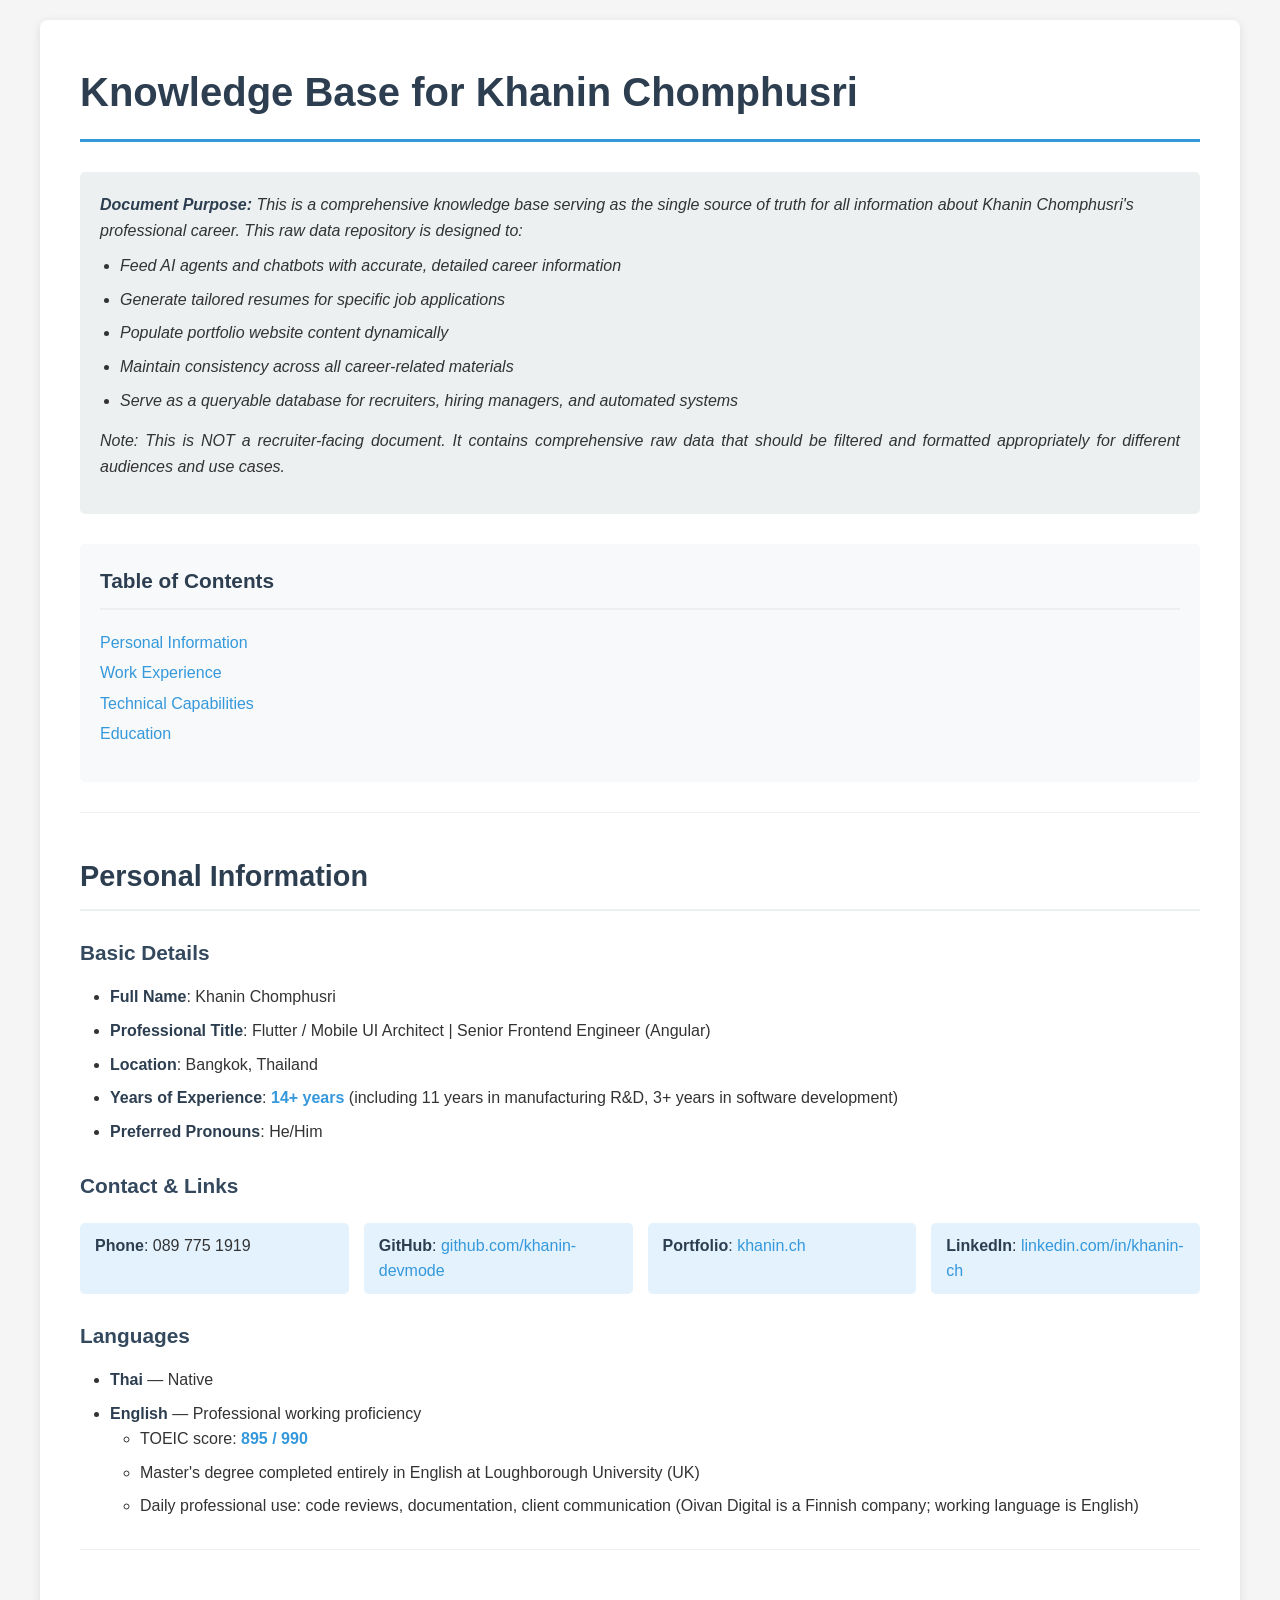
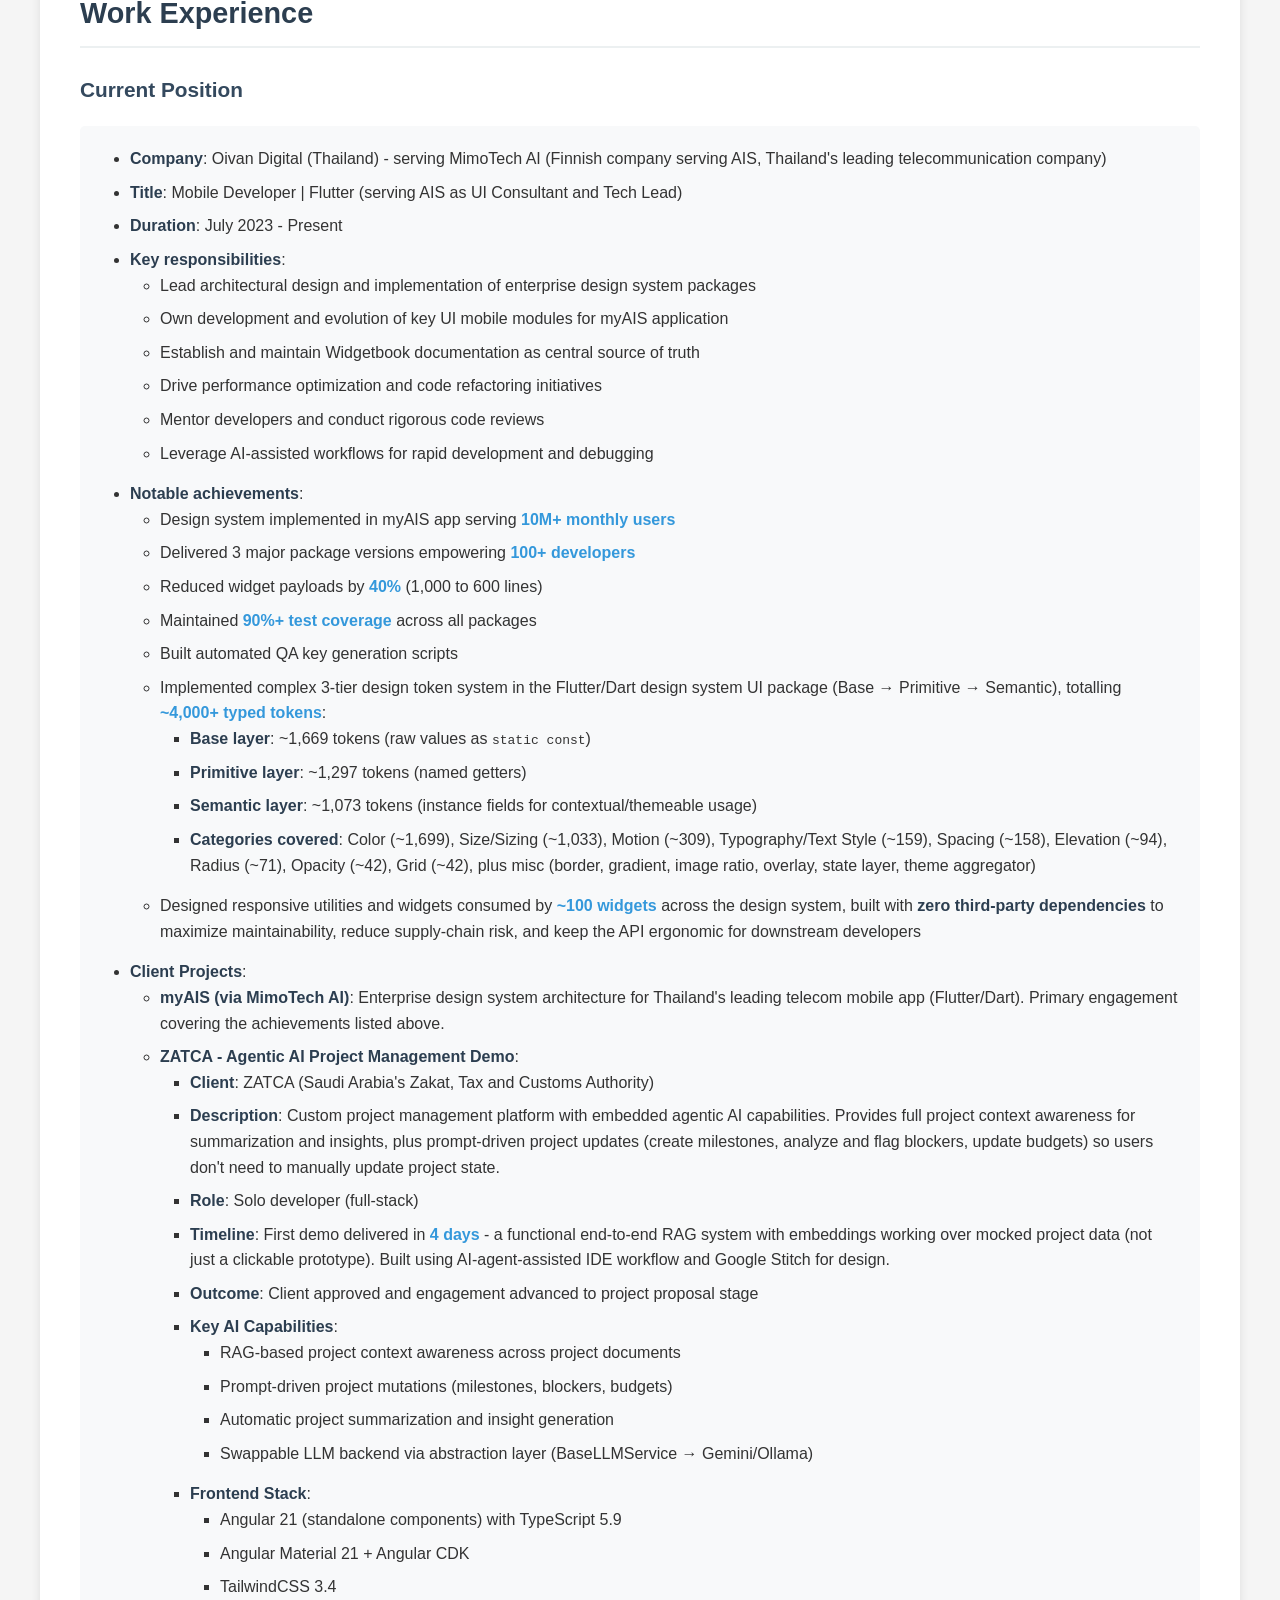
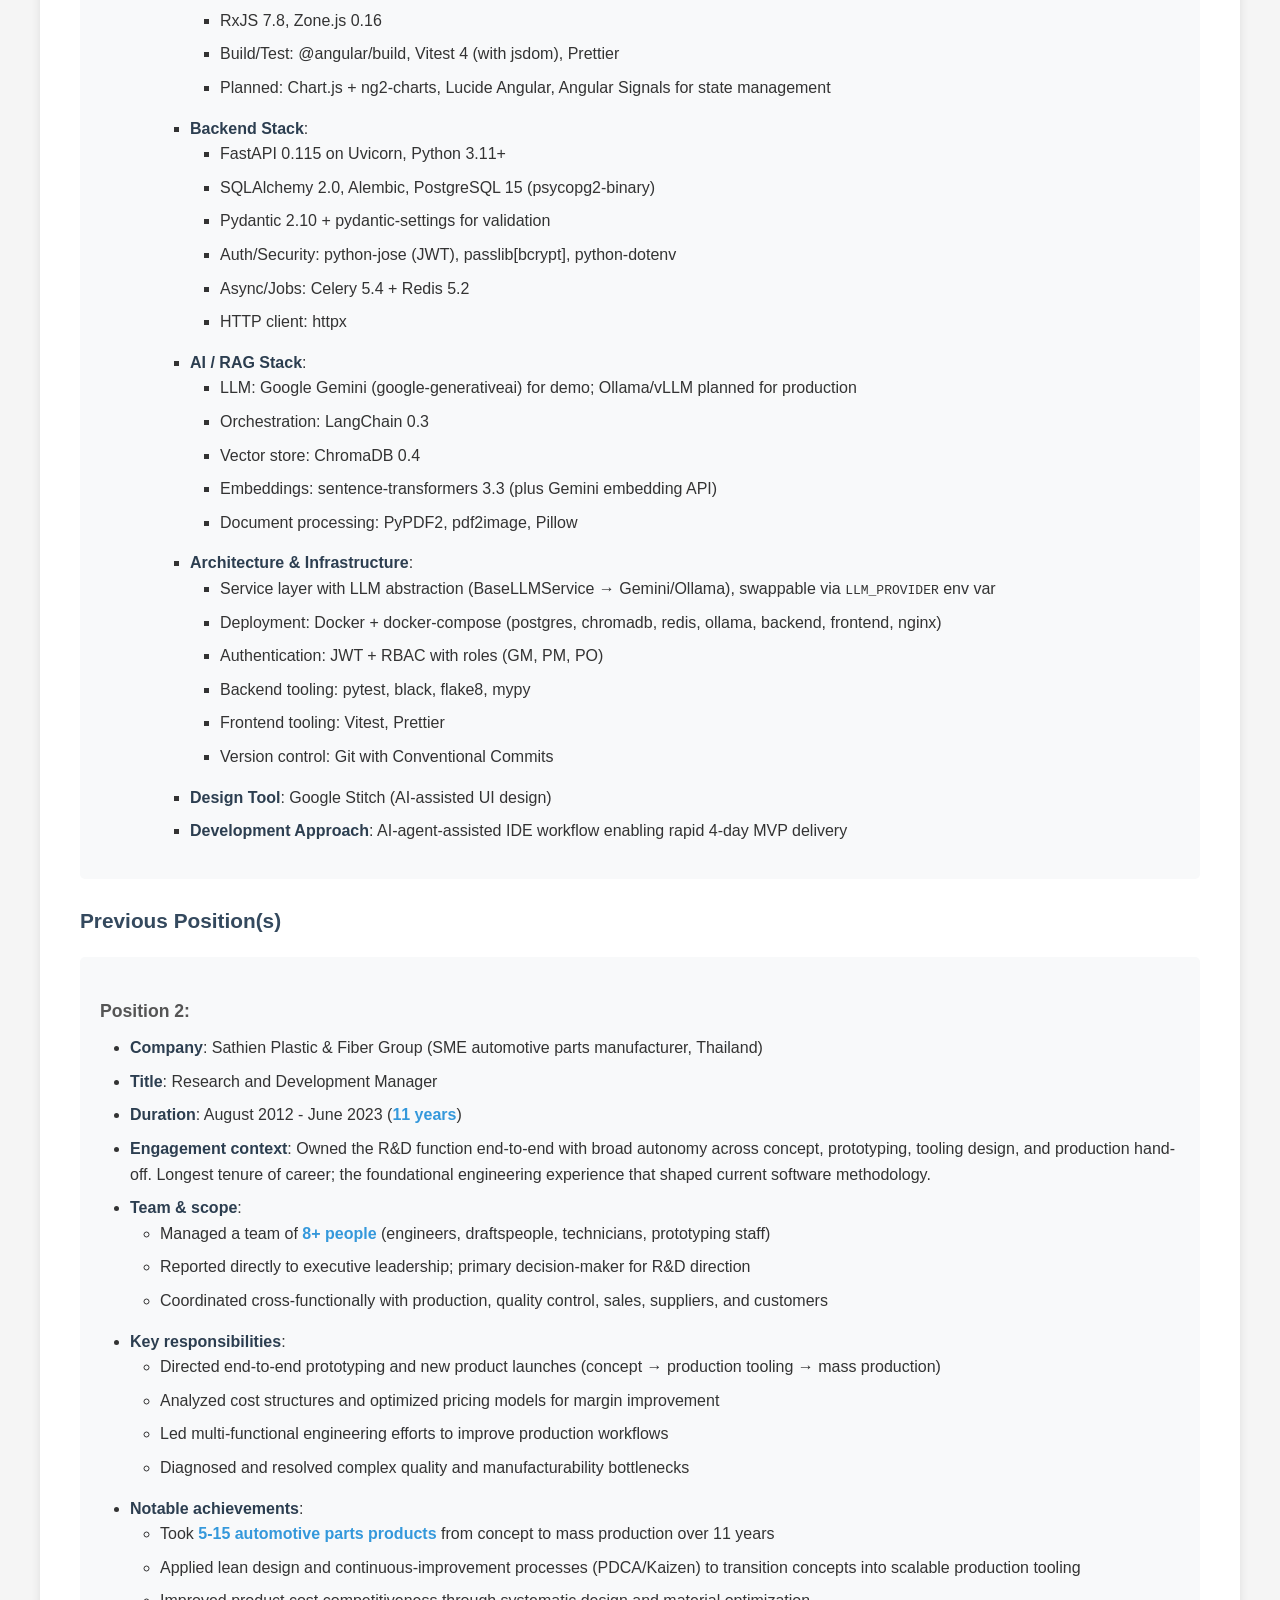
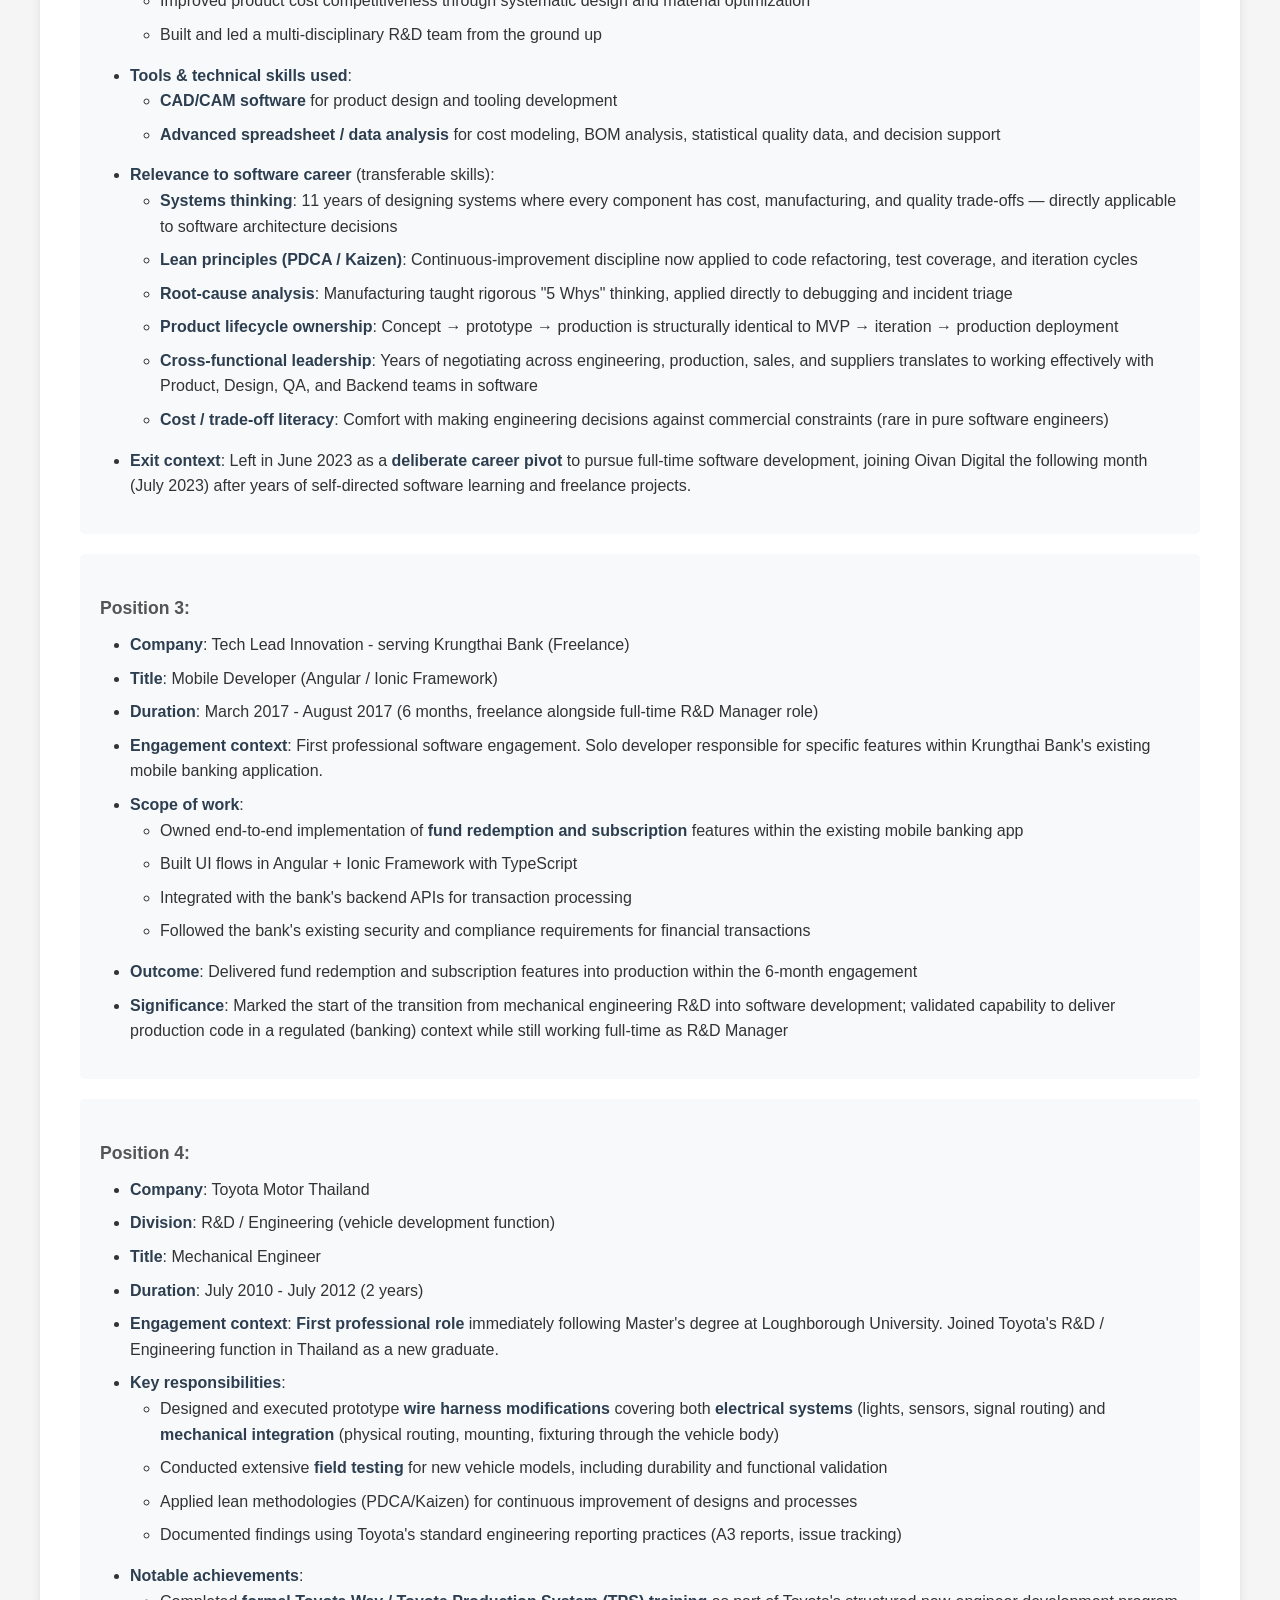
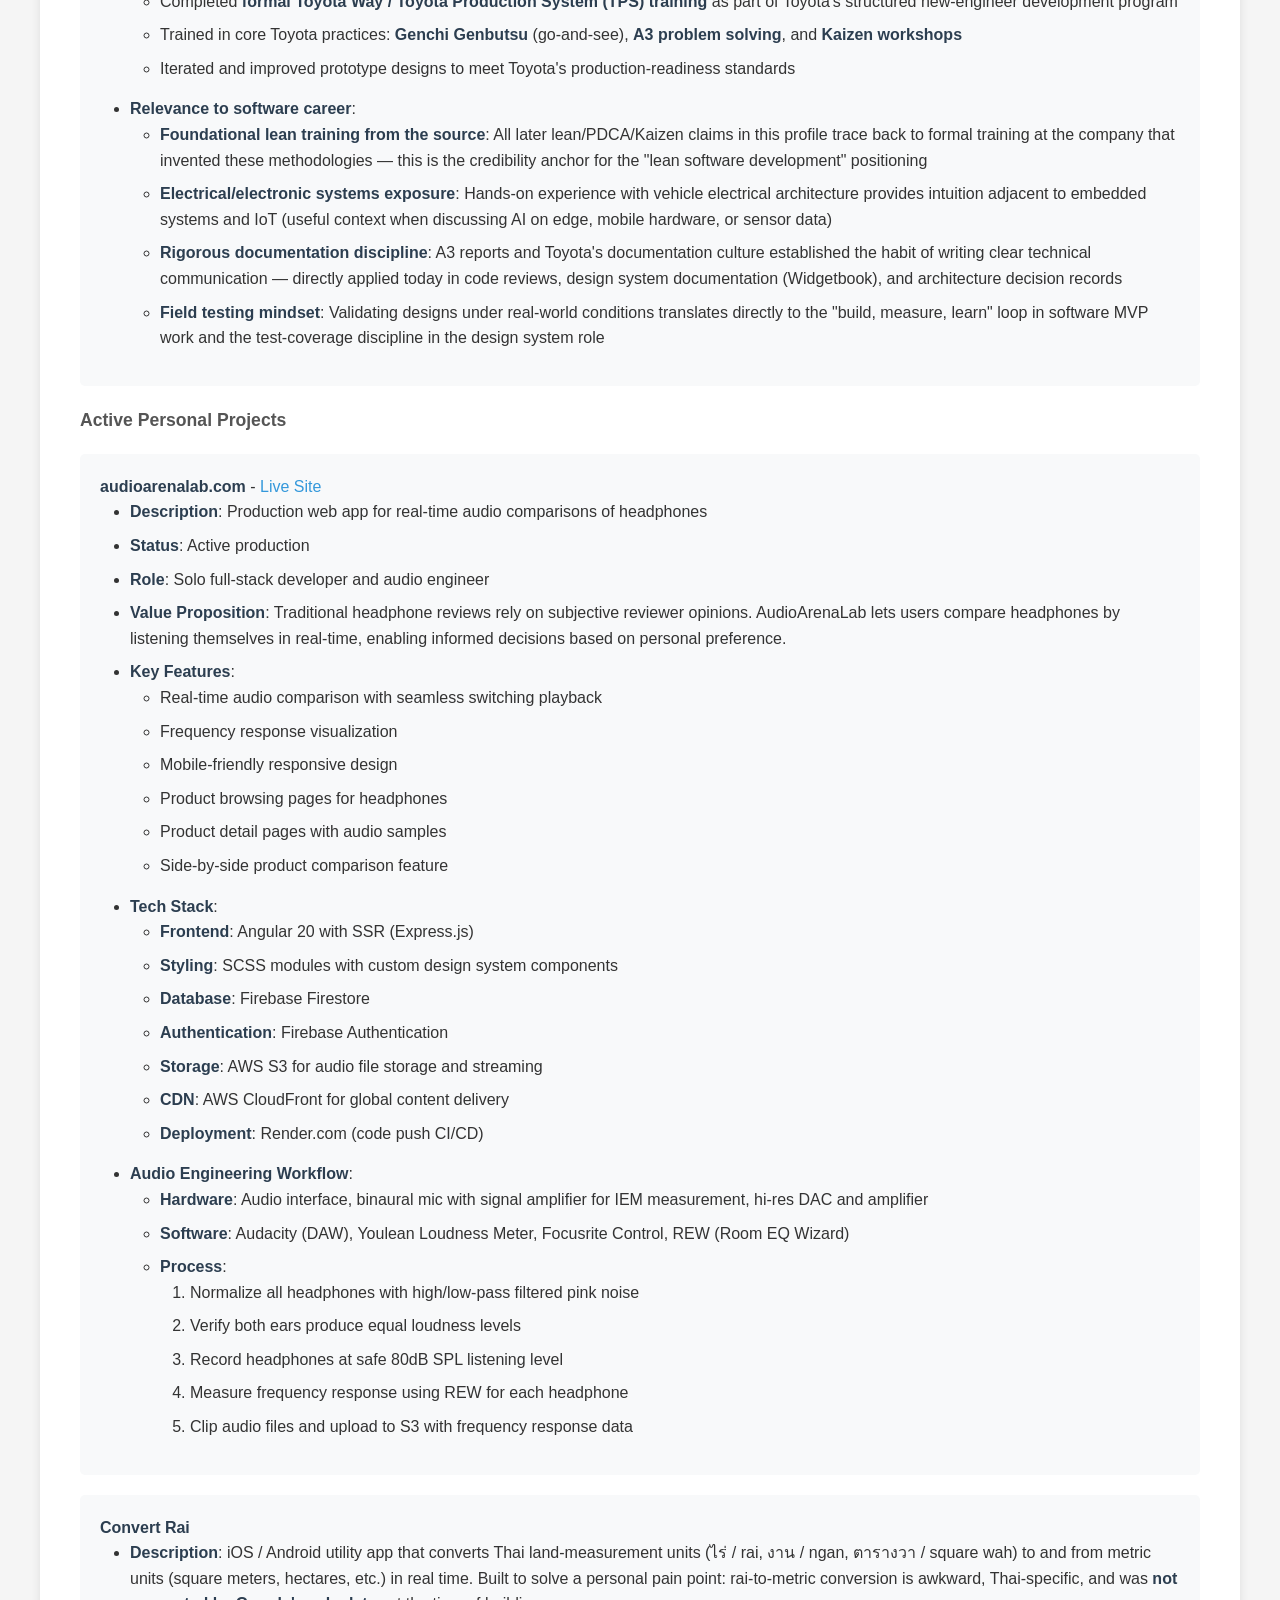
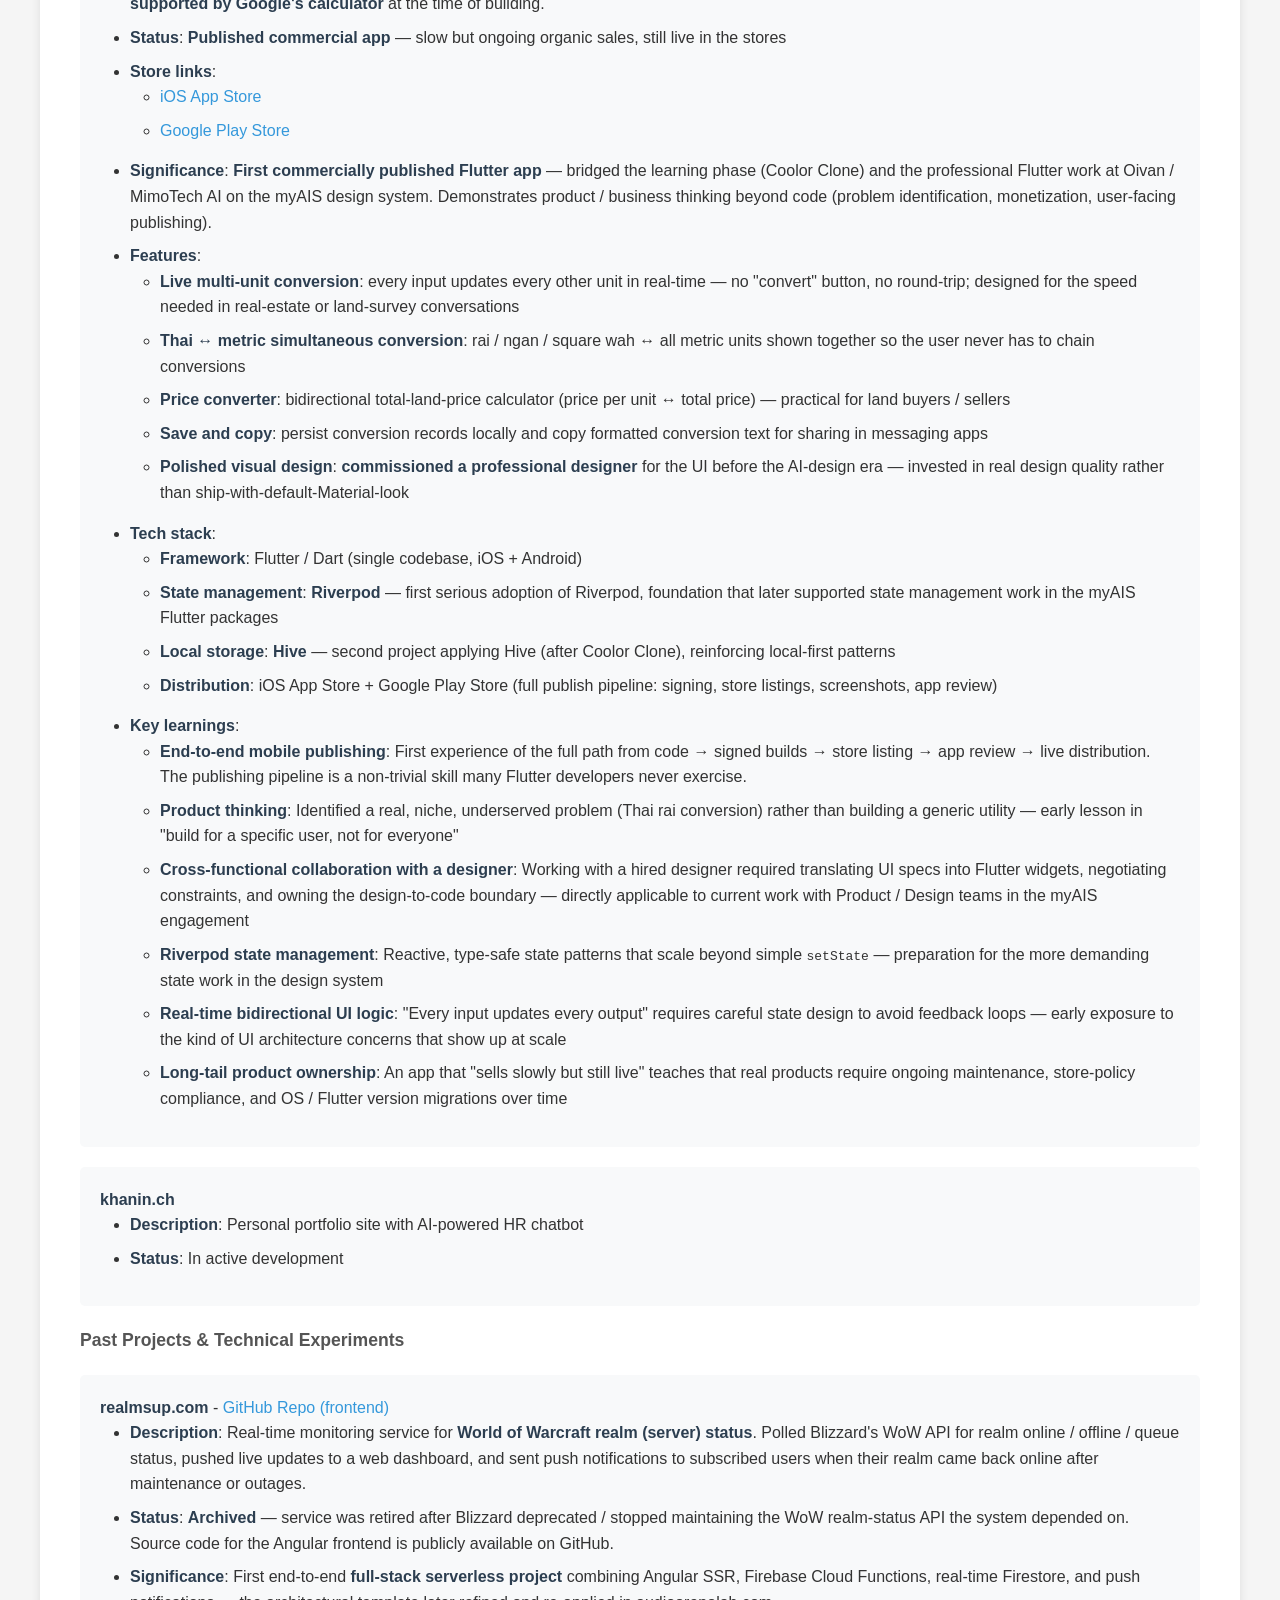
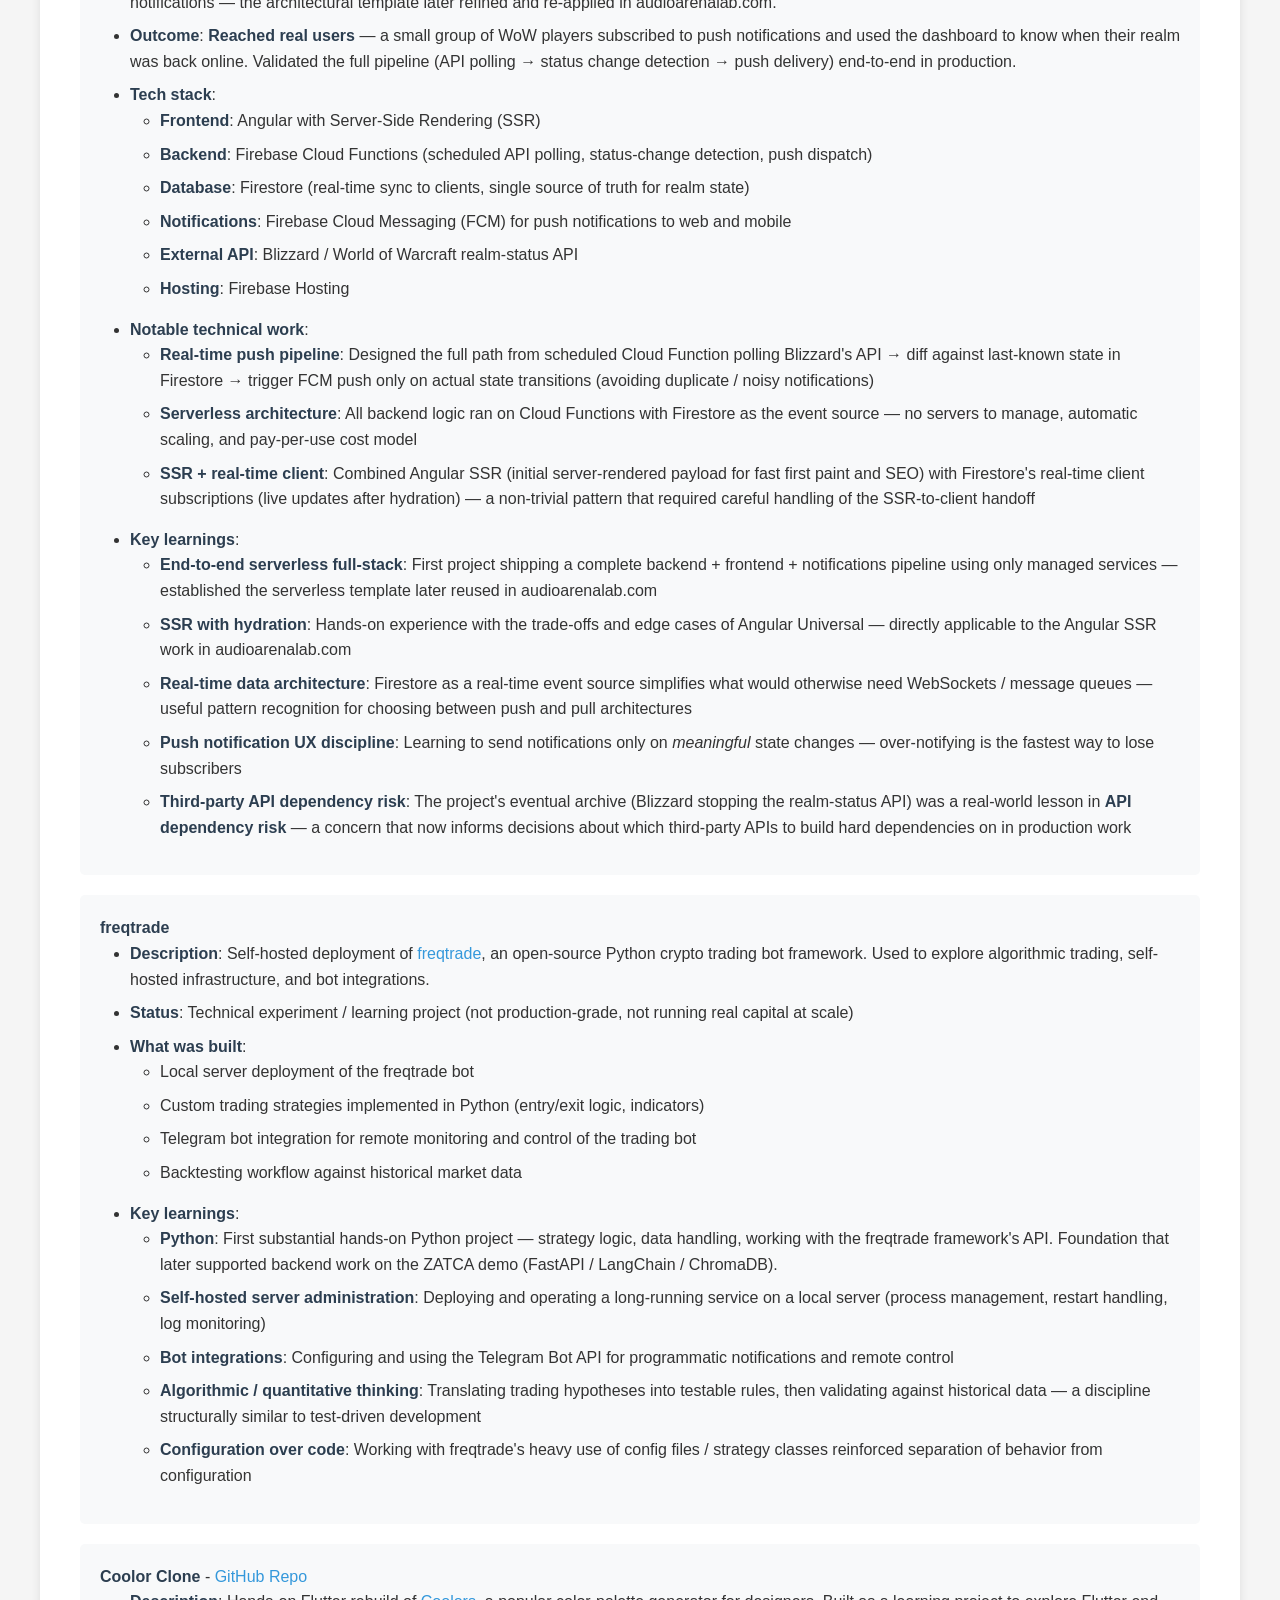
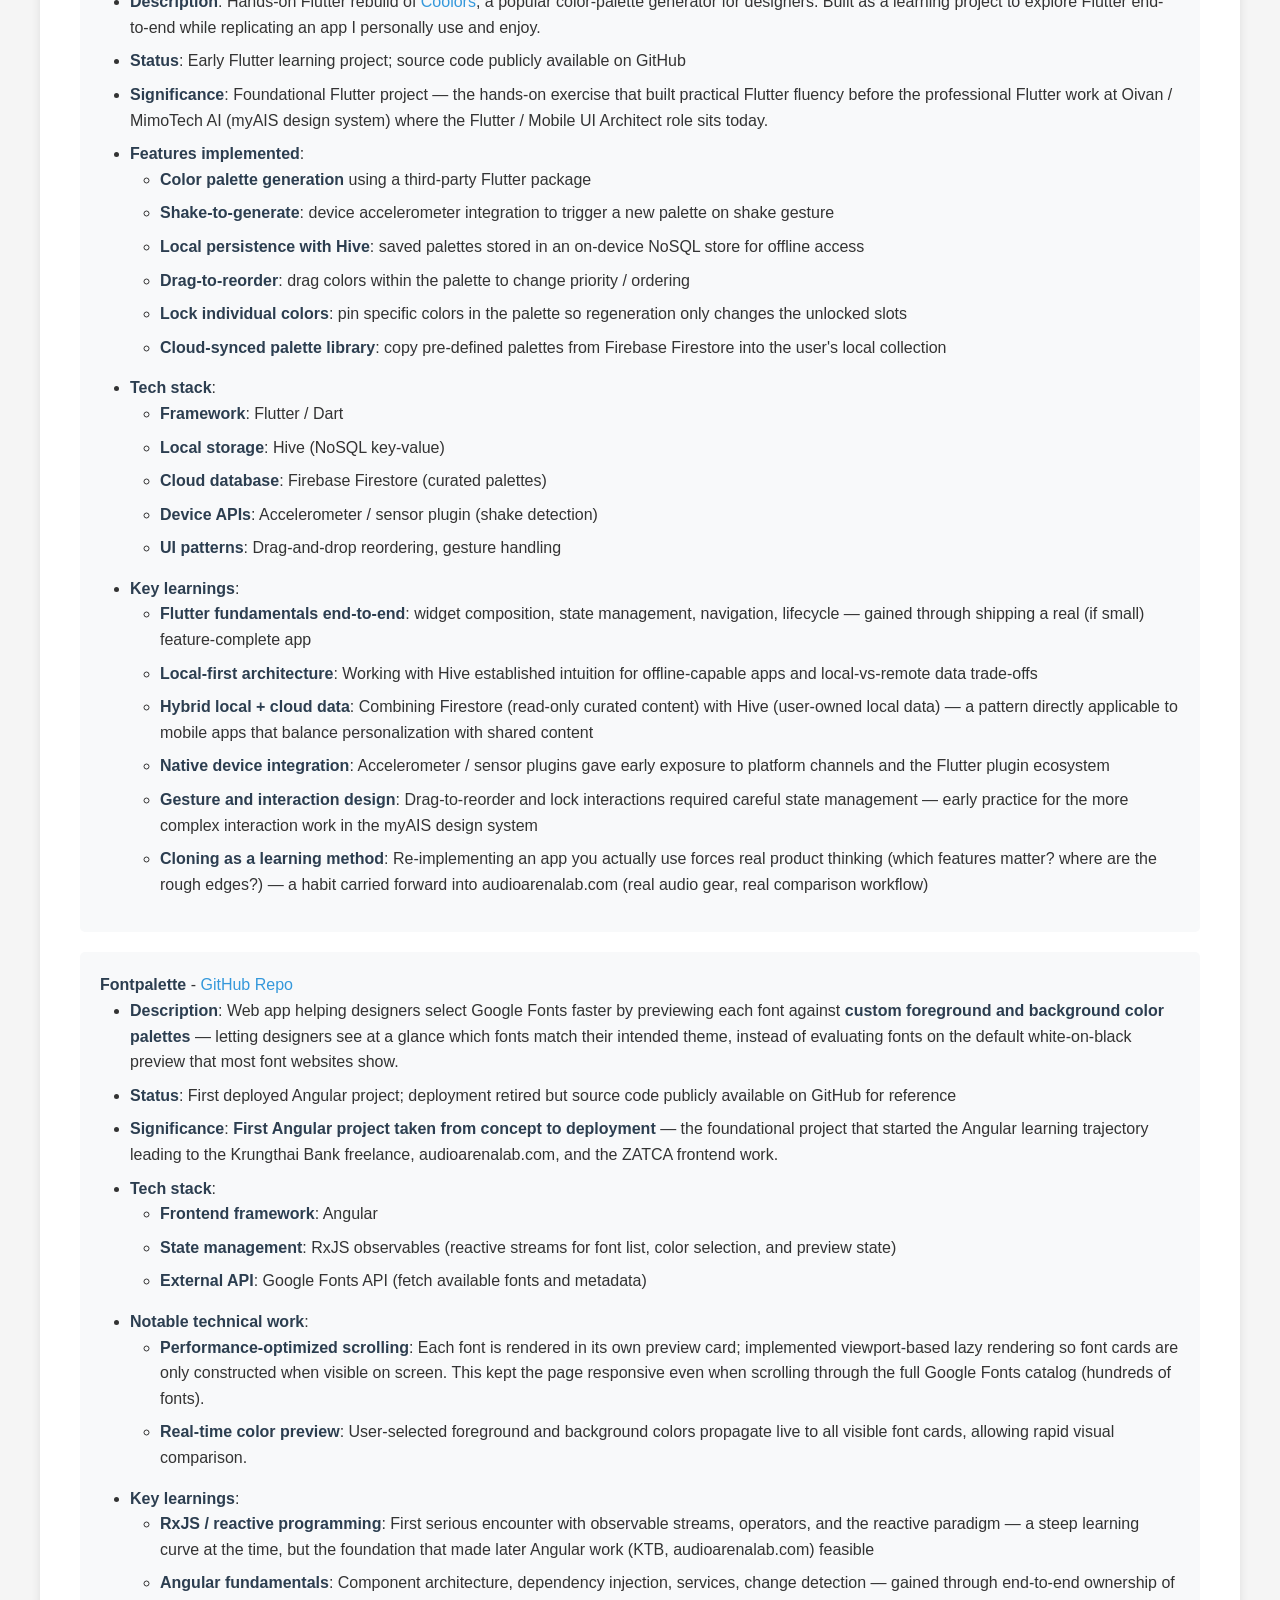
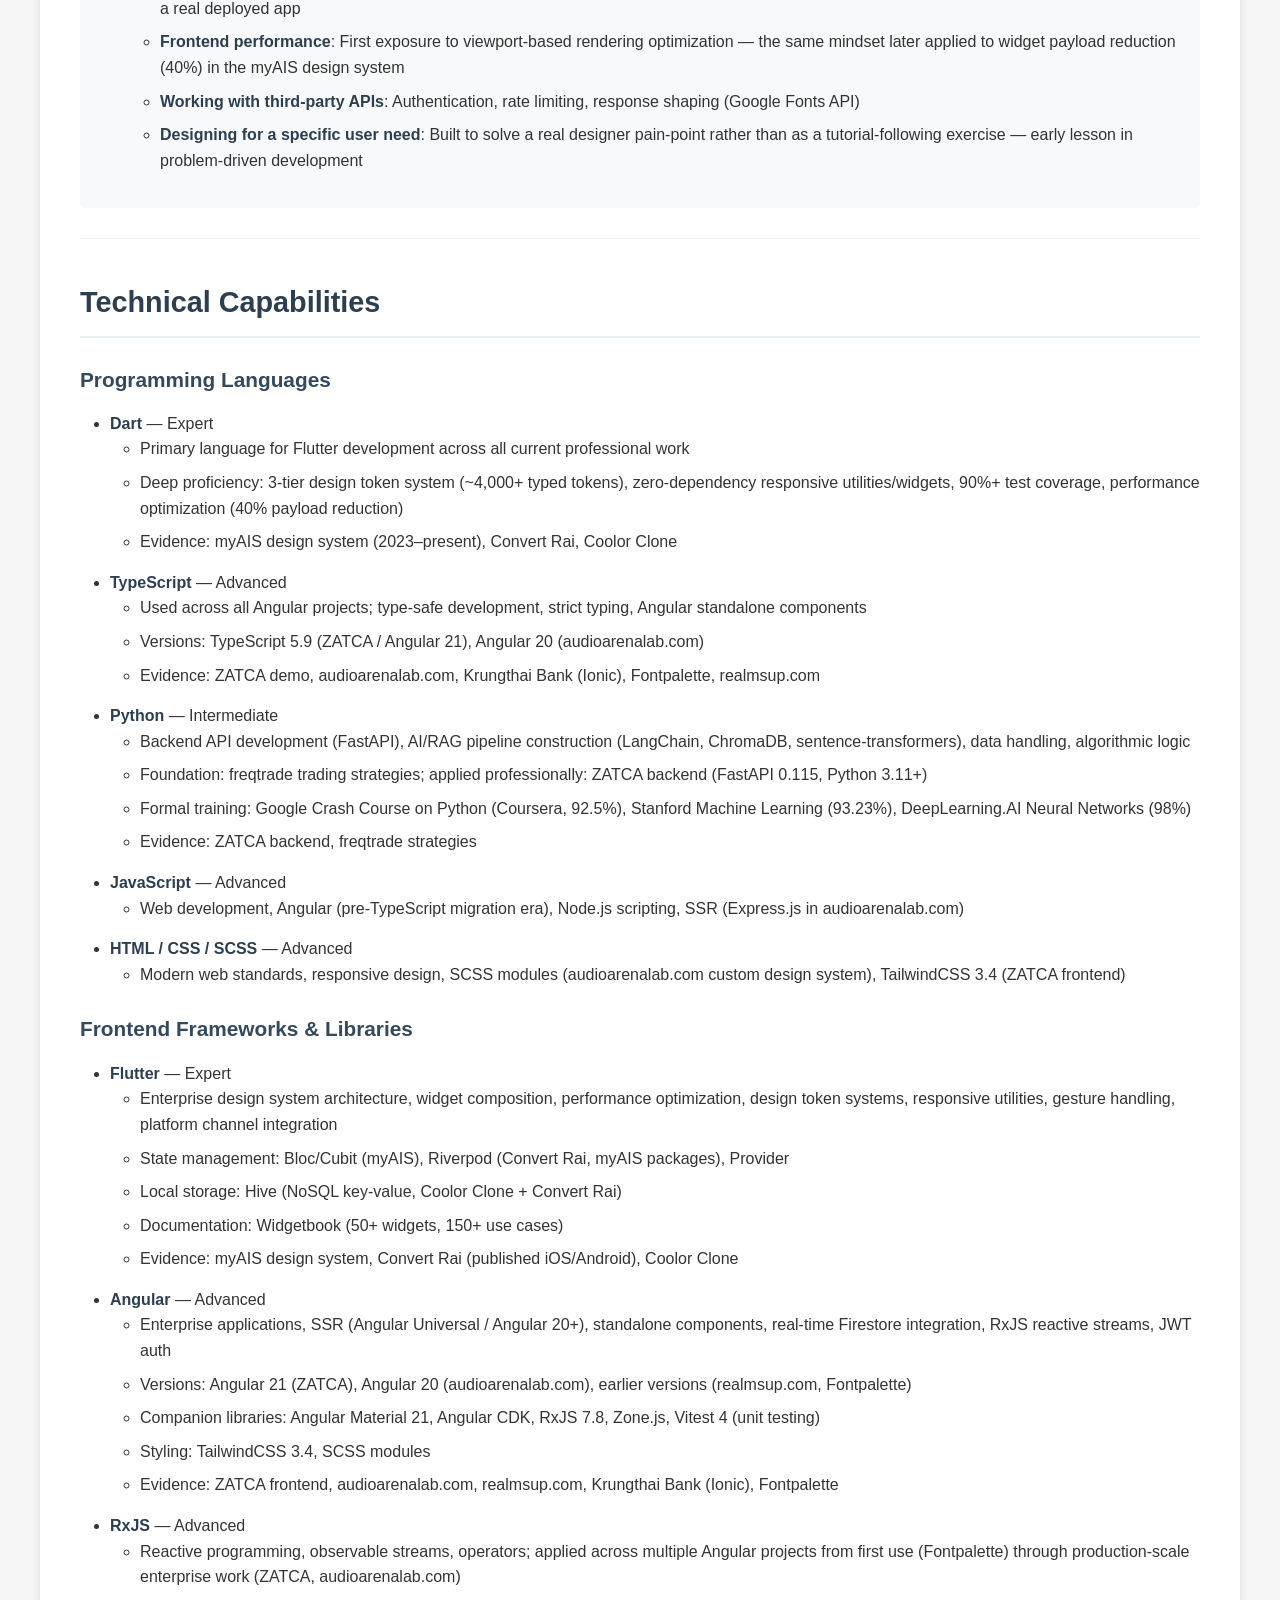
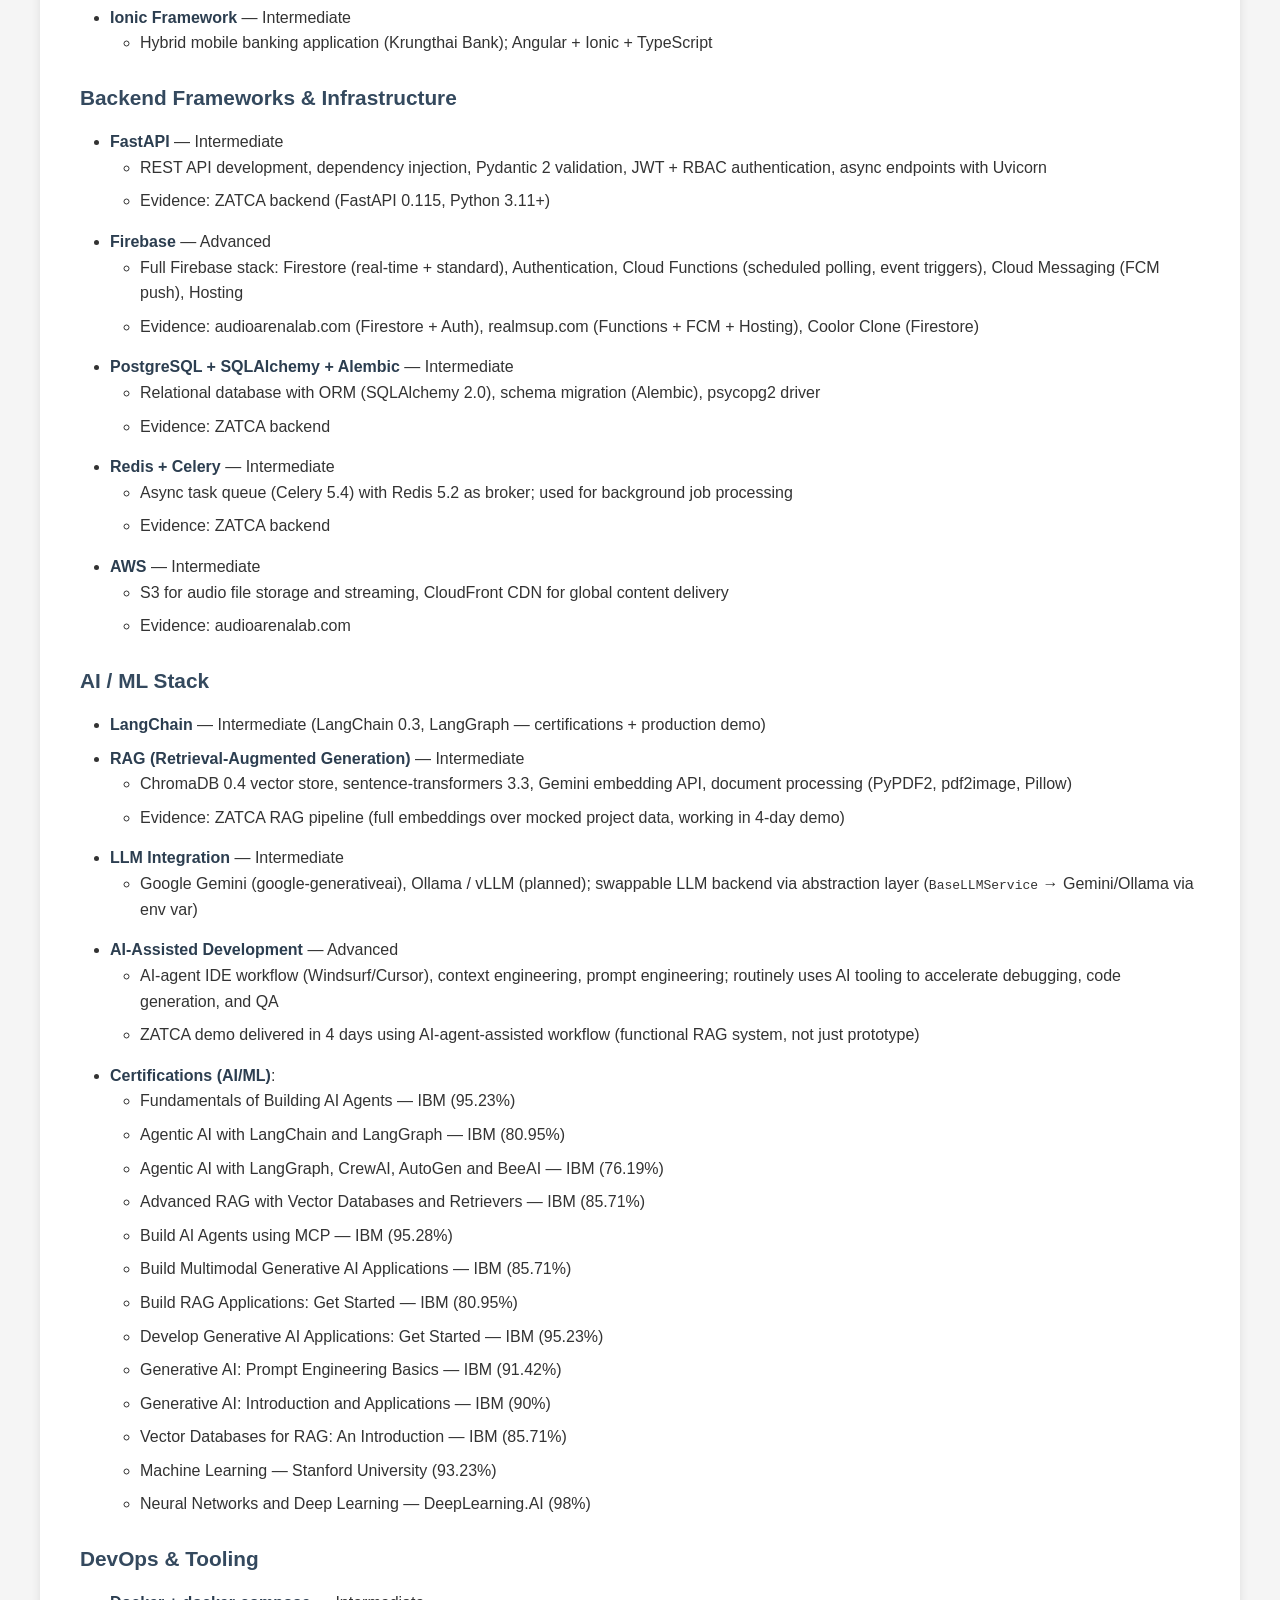
<file: docs/KNOWLEDGE_BASE.html>
<!DOCTYPE html>
<html lang="en">

<head>
    <meta charset="UTF-8">
    <meta name="viewport" content="width=device-width, initial-scale=1.0">
    <title>Knowledge Base - Khanin Chomphusri</title>
    <link rel="stylesheet" href="KNOWLEDGE_BASE.css">
</head>

<body>
    <div class="container">
        <h1>Knowledge Base for Khanin Chomphusri </h1>

        <div class="intro">
            <strong>Document Purpose:</strong> This is a comprehensive knowledge base serving as the single source of
            truth for all information about Khanin Chomphusri's professional career. This raw data repository is
            designed to:
            <ul style="margin-top: 10px; margin-left: 20px;">
                <li>Feed AI agents and chatbots with accurate, detailed career information</li>
                <li>Generate tailored resumes for specific job applications</li>
                <li>Populate portfolio website content dynamically</li>
                <li>Maintain consistency across all career-related materials</li>
                <li>Serve as a queryable database for recruiters, hiring managers, and automated systems</li>
            </ul>
            <p style="margin-top: 10px;"><em>Note: This is NOT a recruiter-facing document. It contains comprehensive
                    raw data that should be filtered and formatted appropriately for different audiences and use
                    cases.</em></p>
        </div>

        <div class="toc">
            <h2>Table of Contents</h2>
            <ul>
                <li><a href="#personal-info">Personal Information</a></li>
                <li><a href="#work-experience">Work Experience</a></li>
                <li><a href="#technical-capabilities">Technical Capabilities</a></li>
                <li><a href="#education">Education</a></li>
            </ul>
        </div>

        <hr>

        <h2 id="personal-info">Personal Information</h2>

        <h3>Basic Details</h3>
        <ul>
            <li><strong>Full Name</strong>: Khanin Chomphusri</li>
            <li><strong>Professional Title</strong>: Flutter / Mobile UI Architect | Senior Frontend Engineer
                (Angular)</li>
            <li><strong>Location</strong>: Bangkok, Thailand</li>
            <li><strong>Years of Experience</strong>: <span class="metric">14+ years</span> (including 11 years in
                manufacturing R&D, 3+ years in software development)</li>
            <li><strong>Preferred Pronouns</strong>: He/Him</li>
        </ul>

        <h3>Contact & Links</h3>
        <div class="contact-info">
            <div class="contact-item"><strong>Phone</strong>: 089 775 1919</div>
            <div class="contact-item"><strong>GitHub</strong>: <a href="https://github.com/khanin-devmode"
                    target="_blank">github.com/khanin-devmode</a></div>
            <div class="contact-item"><strong>Portfolio</strong>: <a href="https://khanin.ch"
                    target="_blank">khanin.ch</a></div>
            <div class="contact-item"><strong>LinkedIn</strong>: <a href="https://www.linkedin.com/in/khanin-ch/"
                    target="_blank">linkedin.com/in/khanin-ch</a></div>
        </div>

        <h3>Languages</h3>
        <ul>
            <li><strong>Thai</strong> — Native</li>
            <li><strong>English</strong> — Professional working proficiency
                <ul>
                    <li>TOEIC score: <span class="metric">895 / 990</span></li>
                    <li>Master's degree completed entirely in English at Loughborough University (UK)</li>
                    <li>Daily professional use: code reviews, documentation, client communication (Oivan Digital is a
                        Finnish company; working language is English)</li>
                </ul>
            </li>
        </ul>

        <hr>

        <h2 id="work-experience">Work Experience</h2>

        <h3>Current Position</h3>
        <div class="section-card">
            <ul>
                <li><strong>Company</strong>: Oivan Digital (Thailand) - serving MimoTech AI (Finnish company serving
                    AIS, Thailand's leading telecommunication company)</li>
                <li><strong>Title</strong>: Mobile Developer | Flutter (serving AIS as UI Consultant and Tech Lead)</li>
                <li><strong>Duration</strong>: July 2023 - Present</li>
                <li><strong>Key responsibilities</strong>:
                    <ul>
                        <li>Lead architectural design and implementation of enterprise design system packages</li>
                        <li>Own development and evolution of key UI mobile modules for myAIS application</li>
                        <li>Establish and maintain Widgetbook documentation as central source of truth</li>
                        <li>Drive performance optimization and code refactoring initiatives</li>
                        <li>Mentor developers and conduct rigorous code reviews</li>
                        <li>Leverage AI-assisted workflows for rapid development and debugging</li>
                    </ul>
                </li>
                <li><strong>Notable achievements</strong>:
                    <ul>
                        <li>Design system implemented in myAIS app serving <span class="metric">10M+ monthly
                                users</span></li>
                        <li>Delivered 3 major package versions empowering <span class="metric">100+ developers</span>
                        </li>
                        <li>Reduced widget payloads by <span class="metric">40%</span> (1,000 to 600 lines)</li>
                        <li>Maintained <span class="metric">90%+ test coverage</span> across all packages</li>
                        <li>Built automated QA key generation scripts</li>
                        <li>Implemented complex 3-tier design token system in the Flutter/Dart design system UI package
                            (Base → Primitive → Semantic), totalling <span class="metric">~4,000+ typed tokens</span>:
                            <ul>
                                <li><strong>Base layer</strong>: ~1,669 tokens (raw values as
                                    <code>static const</code>)
                                </li>
                                <li><strong>Primitive layer</strong>: ~1,297 tokens (named getters)</li>
                                <li><strong>Semantic layer</strong>: ~1,073 tokens (instance fields for
                                    contextual/themeable usage)</li>
                                <li><strong>Categories covered</strong>: Color (~1,699), Size/Sizing (~1,033), Motion
                                    (~309), Typography/Text Style (~159), Spacing (~158), Elevation (~94), Radius
                                    (~71), Opacity (~42), Grid (~42), plus misc (border, gradient, image ratio,
                                    overlay, state layer, theme aggregator)</li>
                            </ul>
                        </li>
                        <li>Designed responsive utilities and widgets consumed by <span class="metric">~100
                                widgets</span> across the design system, built with <strong>zero third-party
                                dependencies</strong> to maximize maintainability, reduce supply-chain risk, and keep
                            the API ergonomic for downstream developers</li>
                    </ul>
                </li>
                <li><strong>Client Projects</strong>:
                    <ul>
                        <li><strong>myAIS (via MimoTech AI)</strong>: Enterprise design system architecture for
                            Thailand's leading telecom mobile app (Flutter/Dart). Primary engagement covering the
                            achievements listed above.</li>
                        <li><strong>ZATCA - Agentic AI Project Management Demo</strong>:
                            <ul>
                                <li><strong>Client</strong>: ZATCA (Saudi Arabia's Zakat, Tax and Customs Authority)
                                </li>
                                <li><strong>Description</strong>: Custom project management platform with embedded
                                    agentic AI capabilities. Provides full project context awareness for summarization
                                    and insights, plus prompt-driven project updates (create milestones, analyze and
                                    flag blockers, update budgets) so users don't need to manually update project
                                    state.</li>
                                <li><strong>Role</strong>: Solo developer (full-stack)</li>
                                <li><strong>Timeline</strong>: First demo delivered in <span class="metric">4
                                        days</span> - a functional end-to-end RAG system with embeddings working over
                                    mocked project data (not just a clickable prototype). Built using AI-agent-assisted
                                    IDE workflow and Google Stitch for design.</li>
                                <li><strong>Outcome</strong>: Client approved and engagement advanced to project
                                    proposal stage</li>
                                <li><strong>Key AI Capabilities</strong>:
                                    <ul>
                                        <li>RAG-based project context awareness across project documents</li>
                                        <li>Prompt-driven project mutations (milestones, blockers, budgets)</li>
                                        <li>Automatic project summarization and insight generation</li>
                                        <li>Swappable LLM backend via abstraction layer (BaseLLMService →
                                            Gemini/Ollama)</li>
                                    </ul>
                                </li>
                                <li><strong>Frontend Stack</strong>:
                                    <ul>
                                        <li>Angular 21 (standalone components) with TypeScript 5.9</li>
                                        <li>Angular Material 21 + Angular CDK</li>
                                        <li>TailwindCSS 3.4</li>
                                        <li>RxJS 7.8, Zone.js 0.16</li>
                                        <li>Build/Test: @angular/build, Vitest 4 (with jsdom), Prettier</li>
                                        <li>Planned: Chart.js + ng2-charts, Lucide Angular, Angular Signals for state
                                            management</li>
                                    </ul>
                                </li>
                                <li><strong>Backend Stack</strong>:
                                    <ul>
                                        <li>FastAPI 0.115 on Uvicorn, Python 3.11+</li>
                                        <li>SQLAlchemy 2.0, Alembic, PostgreSQL 15 (psycopg2-binary)</li>
                                        <li>Pydantic 2.10 + pydantic-settings for validation</li>
                                        <li>Auth/Security: python-jose (JWT), passlib[bcrypt], python-dotenv</li>
                                        <li>Async/Jobs: Celery 5.4 + Redis 5.2</li>
                                        <li>HTTP client: httpx</li>
                                    </ul>
                                </li>
                                <li><strong>AI / RAG Stack</strong>:
                                    <ul>
                                        <li>LLM: Google Gemini (google-generativeai) for demo; Ollama/vLLM planned for
                                            production</li>
                                        <li>Orchestration: LangChain 0.3</li>
                                        <li>Vector store: ChromaDB 0.4</li>
                                        <li>Embeddings: sentence-transformers 3.3 (plus Gemini embedding API)</li>
                                        <li>Document processing: PyPDF2, pdf2image, Pillow</li>
                                    </ul>
                                </li>
                                <li><strong>Architecture & Infrastructure</strong>:
                                    <ul>
                                        <li>Service layer with LLM abstraction (BaseLLMService → Gemini/Ollama),
                                            swappable via <code>LLM_PROVIDER</code> env var</li>
                                        <li>Deployment: Docker + docker-compose (postgres, chromadb, redis, ollama,
                                            backend, frontend, nginx)</li>
                                        <li>Authentication: JWT + RBAC with roles (GM, PM, PO)</li>
                                        <li>Backend tooling: pytest, black, flake8, mypy</li>
                                        <li>Frontend tooling: Vitest, Prettier</li>
                                        <li>Version control: Git with Conventional Commits</li>
                                    </ul>
                                </li>
                                <li><strong>Design Tool</strong>: Google Stitch (AI-assisted UI design)</li>
                                <li><strong>Development Approach</strong>: AI-agent-assisted IDE workflow enabling
                                    rapid 4-day MVP delivery</li>
                            </ul>
                        </li>
                    </ul>
                </li>
            </ul>
        </div>

        <h3>Previous Position(s)</h3>

        <div class="section-card">
            <h4>Position 2:</h4>
            <ul>
                <li><strong>Company</strong>: Sathien Plastic & Fiber Group (SME automotive parts manufacturer,
                    Thailand)</li>
                <li><strong>Title</strong>: Research and Development Manager</li>
                <li><strong>Duration</strong>: August 2012 - June 2023 (<span class="metric">11 years</span>)</li>
                <li><strong>Engagement context</strong>: Owned the R&D function end-to-end with broad autonomy across
                    concept, prototyping, tooling design, and production hand-off. Longest tenure of career; the
                    foundational engineering experience that shaped current software methodology.</li>
                <li><strong>Team & scope</strong>:
                    <ul>
                        <li>Managed a team of <span class="metric">8+ people</span> (engineers, draftspeople,
                            technicians, prototyping staff)</li>
                        <li>Reported directly to executive leadership; primary decision-maker for R&D direction</li>
                        <li>Coordinated cross-functionally with production, quality control, sales, suppliers, and
                            customers</li>
                    </ul>
                </li>
                <li><strong>Key responsibilities</strong>:
                    <ul>
                        <li>Directed end-to-end prototyping and new product launches (concept → production tooling →
                            mass production)</li>
                        <li>Analyzed cost structures and optimized pricing models for margin improvement</li>
                        <li>Led multi-functional engineering efforts to improve production workflows</li>
                        <li>Diagnosed and resolved complex quality and manufacturability bottlenecks</li>
                    </ul>
                </li>
                <li><strong>Notable achievements</strong>:
                    <ul>
                        <li>Took <span class="metric">5-15 automotive parts products</span> from concept to mass
                            production over 11 years</li>
                        <li>Applied lean design and continuous-improvement processes (PDCA/Kaizen) to transition
                            concepts into scalable production tooling</li>
                        <li>Improved product cost competitiveness through systematic design and material optimization
                        </li>
                        <li>Built and led a multi-disciplinary R&D team from the ground up</li>
                    </ul>
                </li>
                <li><strong>Tools & technical skills used</strong>:
                    <ul>
                        <li><strong>CAD/CAM software</strong> for product design and tooling development</li>
                        <li><strong>Advanced spreadsheet / data analysis</strong> for cost modeling, BOM analysis,
                            statistical quality data, and decision support</li>
                    </ul>
                </li>
                <li><strong>Relevance to software career</strong> (transferable skills):
                    <ul>
                        <li><strong>Systems thinking</strong>: 11 years of designing systems where every component has
                            cost, manufacturing, and quality trade-offs — directly applicable to software
                            architecture decisions</li>
                        <li><strong>Lean principles (PDCA / Kaizen)</strong>: Continuous-improvement discipline now
                            applied to code refactoring, test coverage, and iteration cycles</li>
                        <li><strong>Root-cause analysis</strong>: Manufacturing taught rigorous "5 Whys" thinking,
                            applied directly to debugging and incident triage</li>
                        <li><strong>Product lifecycle ownership</strong>: Concept → prototype → production is
                            structurally identical to MVP → iteration → production deployment</li>
                        <li><strong>Cross-functional leadership</strong>: Years of negotiating across engineering,
                            production, sales, and suppliers translates to working effectively with Product, Design,
                            QA, and Backend teams in software</li>
                        <li><strong>Cost / trade-off literacy</strong>: Comfort with making engineering decisions
                            against commercial constraints (rare in pure software engineers)</li>
                    </ul>
                </li>
                <li><strong>Exit context</strong>: Left in June 2023 as a <strong>deliberate career pivot</strong> to
                    pursue full-time software development, joining Oivan Digital the following month (July 2023) after
                    years of self-directed software learning and freelance projects.</li>
            </ul>
        </div>

        <div class="section-card">
            <h4>Position 3:</h4>
            <ul>
                <li><strong>Company</strong>: Tech Lead Innovation - serving Krungthai Bank (Freelance)</li>
                <li><strong>Title</strong>: Mobile Developer (Angular / Ionic Framework)</li>
                <li><strong>Duration</strong>: March 2017 - August 2017 (6 months, freelance alongside full-time R&D
                    Manager role)</li>
                <li><strong>Engagement context</strong>: First professional software engagement. Solo developer
                    responsible for specific features within Krungthai Bank's existing mobile banking application.</li>
                <li><strong>Scope of work</strong>:
                    <ul>
                        <li>Owned end-to-end implementation of <strong>fund redemption and subscription</strong>
                            features within the existing mobile banking app</li>
                        <li>Built UI flows in Angular + Ionic Framework with TypeScript</li>
                        <li>Integrated with the bank's backend APIs for transaction processing</li>
                        <li>Followed the bank's existing security and compliance requirements for financial transactions
                        </li>
                    </ul>
                </li>
                <li><strong>Outcome</strong>: Delivered fund redemption and subscription features into production within
                    the 6-month engagement</li>
                <li><strong>Significance</strong>: Marked the start of the transition from mechanical engineering R&D
                    into software development; validated capability to deliver production code in a regulated
                    (banking) context while still working full-time as R&D Manager</li>
            </ul>
        </div>

        <div class="section-card">
            <h4>Position 4:</h4>
            <ul>
                <li><strong>Company</strong>: Toyota Motor Thailand</li>
                <li><strong>Division</strong>: R&D / Engineering (vehicle development function)</li>
                <li><strong>Title</strong>: Mechanical Engineer</li>
                <li><strong>Duration</strong>: July 2010 - July 2012 (2 years)</li>
                <li><strong>Engagement context</strong>: <strong>First professional role</strong> immediately following
                    Master's degree at Loughborough University. Joined Toyota's R&D / Engineering function in Thailand
                    as a new graduate.</li>
                <li><strong>Key responsibilities</strong>:
                    <ul>
                        <li>Designed and executed prototype <strong>wire harness modifications</strong> covering both
                            <strong>electrical systems</strong> (lights, sensors, signal routing) and <strong>mechanical
                                integration</strong> (physical routing, mounting, fixturing through the vehicle body)
                        </li>
                        <li>Conducted extensive <strong>field testing</strong> for new vehicle models, including
                            durability and functional validation</li>
                        <li>Applied lean methodologies (PDCA/Kaizen) for continuous improvement of designs and
                            processes</li>
                        <li>Documented findings using Toyota's standard engineering reporting practices (A3 reports,
                            issue tracking)</li>
                    </ul>
                </li>
                <li><strong>Notable achievements</strong>:
                    <ul>
                        <li>Completed <strong>formal Toyota Way / Toyota Production System (TPS) training</strong> as
                            part of Toyota's structured new-engineer development program</li>
                        <li>Trained in core Toyota practices: <strong>Genchi Genbutsu</strong> (go-and-see),
                            <strong>A3 problem solving</strong>, and <strong>Kaizen workshops</strong>
                        </li>
                        <li>Iterated and improved prototype designs to meet Toyota's production-readiness standards
                        </li>
                    </ul>
                </li>
                <li><strong>Relevance to software career</strong>:
                    <ul>
                        <li><strong>Foundational lean training from the source</strong>: All later lean/PDCA/Kaizen
                            claims in this profile trace back to formal training at the company that invented these
                            methodologies — this is the credibility anchor for the "lean software development"
                            positioning</li>
                        <li><strong>Electrical/electronic systems exposure</strong>: Hands-on experience with vehicle
                            electrical architecture provides intuition adjacent to embedded systems and IoT (useful
                            context when discussing AI on edge, mobile hardware, or sensor data)</li>
                        <li><strong>Rigorous documentation discipline</strong>: A3 reports and Toyota's documentation
                            culture established the habit of writing clear technical communication — directly applied
                            today in code reviews, design system documentation (Widgetbook), and architecture decision
                            records</li>
                        <li><strong>Field testing mindset</strong>: Validating designs under real-world conditions
                            translates directly to the "build, measure, learn" loop in software MVP work and the
                            test-coverage discipline in the design system role</li>
                    </ul>
                </li>
            </ul>
        </div>

        <h4>Active Personal Projects</h4>

        <div class="section-card">
            <strong>audioarenalab.com</strong> - <a href="https://audioarenalab.com" target="_blank">Live Site</a>
            <ul>
                <li><strong>Description</strong>: Production web app for real-time audio comparisons of headphones</li>
                <li><strong>Status</strong>: Active production</li>
                <li><strong>Role</strong>: Solo full-stack developer and audio engineer</li>
                <li><strong>Value Proposition</strong>: Traditional headphone reviews rely on subjective reviewer
                    opinions. AudioArenaLab lets users compare headphones by listening themselves in real-time, enabling
                    informed decisions based on personal preference.</li>
                <li><strong>Key Features</strong>:
                    <ul>
                        <li>Real-time audio comparison with seamless switching playback</li>
                        <li>Frequency response visualization</li>
                        <li>Mobile-friendly responsive design</li>
                        <li>Product browsing pages for headphones</li>
                        <li>Product detail pages with audio samples</li>
                        <li>Side-by-side product comparison feature</li>
                    </ul>
                </li>
                <li><strong>Tech Stack</strong>:
                    <ul>
                        <li><strong>Frontend</strong>: Angular 20 with SSR (Express.js)</li>
                        <li><strong>Styling</strong>: SCSS modules with custom design system components</li>
                        <li><strong>Database</strong>: Firebase Firestore</li>
                        <li><strong>Authentication</strong>: Firebase Authentication</li>
                        <li><strong>Storage</strong>: AWS S3 for audio file storage and streaming</li>
                        <li><strong>CDN</strong>: AWS CloudFront for global content delivery</li>
                        <li><strong>Deployment</strong>: Render.com (code push CI/CD)</li>
                    </ul>
                </li>
                <li><strong>Audio Engineering Workflow</strong>:
                    <ul>
                        <li><strong>Hardware</strong>: Audio interface, binaural mic with signal amplifier for IEM
                            measurement, hi-res DAC and amplifier</li>
                        <li><strong>Software</strong>: Audacity (DAW), Youlean Loudness Meter, Focusrite Control, REW
                            (Room EQ Wizard)</li>
                        <li><strong>Process</strong>:
                            <ol>
                                <li>Normalize all headphones with high/low-pass filtered pink noise</li>
                                <li>Verify both ears produce equal loudness levels</li>
                                <li>Record headphones at safe 80dB SPL listening level</li>
                                <li>Measure frequency response using REW for each headphone</li>
                                <li>Clip audio files and upload to S3 with frequency response data</li>
                            </ol>
                        </li>
                    </ul>
                </li>
            </ul>
        </div>

        <div class="section-card">
            <strong>Convert Rai</strong>
            <ul>
                <li><strong>Description</strong>: iOS / Android utility app that converts Thai land-measurement units
                    (ไร่ / rai, งาน / ngan, ตารางวา / square wah) to and from metric units (square meters, hectares,
                    etc.) in real time. Built to solve a personal pain point: rai-to-metric conversion is awkward,
                    Thai-specific, and was <strong>not supported by Google's calculator</strong> at the time of
                    building.</li>
                <li><strong>Status</strong>: <strong>Published commercial app</strong> — slow but ongoing organic
                    sales, still live in the stores</li>
                <li><strong>Store links</strong>:
                    <ul>
                        <li><a href="https://apps.apple.com/us/app/convert-rai/id6444877065" target="_blank">iOS App
                                Store</a></li>
                        <li><a href="https://play.google.com/store/apps/details?id=dev.khanin.convert_rai"
                                target="_blank">Google Play Store</a></li>
                    </ul>
                </li>
                <li><strong>Significance</strong>: <strong>First commercially published Flutter app</strong> — bridged
                    the learning phase (Coolor Clone) and the professional Flutter work at Oivan / MimoTech AI on the
                    myAIS design system. Demonstrates product / business thinking beyond code (problem identification,
                    monetization, user-facing publishing).</li>
                <li><strong>Features</strong>:
                    <ul>
                        <li><strong>Live multi-unit conversion</strong>: every input updates every other unit in
                            real-time — no "convert" button, no round-trip; designed for the speed needed in
                            real-estate or land-survey conversations</li>
                        <li><strong>Thai ↔ metric simultaneous conversion</strong>: rai / ngan / square wah ↔ all
                            metric units shown together so the user never has to chain conversions</li>
                        <li><strong>Price converter</strong>: bidirectional total-land-price calculator (price per
                            unit ↔ total price) — practical for land buyers / sellers</li>
                        <li><strong>Save and copy</strong>: persist conversion records locally and copy formatted
                            conversion text for sharing in messaging apps</li>
                        <li><strong>Polished visual design</strong>: <strong>commissioned a professional
                                designer</strong>
                            for the UI before the AI-design era — invested in real design quality rather than
                            ship-with-default-Material-look</li>
                    </ul>
                </li>
                <li><strong>Tech stack</strong>:
                    <ul>
                        <li><strong>Framework</strong>: Flutter / Dart (single codebase, iOS + Android)</li>
                        <li><strong>State management</strong>: <strong>Riverpod</strong> — first serious adoption of
                            Riverpod, foundation that later supported state management work in the myAIS Flutter
                            packages</li>
                        <li><strong>Local storage</strong>: <strong>Hive</strong> — second project applying Hive
                            (after Coolor Clone), reinforcing local-first patterns</li>
                        <li><strong>Distribution</strong>: iOS App Store + Google Play Store (full publish pipeline:
                            signing, store listings, screenshots, app review)</li>
                    </ul>
                </li>
                <li><strong>Key learnings</strong>:
                    <ul>
                        <li><strong>End-to-end mobile publishing</strong>: First experience of the full path from code
                            → signed builds → store listing → app review → live distribution. The publishing pipeline
                            is a non-trivial skill many Flutter developers never exercise.</li>
                        <li><strong>Product thinking</strong>: Identified a real, niche, underserved problem (Thai rai
                            conversion) rather than building a generic utility — early lesson in "build for a specific
                            user, not for everyone"</li>
                        <li><strong>Cross-functional collaboration with a designer</strong>: Working with a hired
                            designer required translating UI specs into Flutter widgets, negotiating constraints, and
                            owning the design-to-code boundary — directly applicable to current work with Product /
                            Design teams in the myAIS engagement</li>
                        <li><strong>Riverpod state management</strong>: Reactive, type-safe state patterns that scale
                            beyond simple <code>setState</code> — preparation for the more demanding state work in the
                            design system</li>
                        <li><strong>Real-time bidirectional UI logic</strong>: "Every input updates every output"
                            requires careful state design to avoid feedback loops — early exposure to the kind of UI
                            architecture concerns that show up at scale</li>
                        <li><strong>Long-tail product ownership</strong>: An app that "sells slowly but still live"
                            teaches that real products require ongoing maintenance, store-policy compliance, and OS /
                            Flutter version migrations over time</li>
                    </ul>
                </li>
            </ul>
        </div>

        <div class="section-card">
            <strong>khanin.ch</strong>
            <ul>
                <li><strong>Description</strong>: Personal portfolio site with AI-powered HR chatbot</li>
                <li><strong>Status</strong>: In active development</li>
            </ul>
        </div>

        <h4>Past Projects & Technical Experiments</h4>

        <div class="section-card">
            <strong>realmsup.com</strong> - <a href="https://github.com/Khanin-devmode/realmsup-angular"
                target="_blank">GitHub Repo (frontend)</a>
            <ul>
                <li><strong>Description</strong>: Real-time monitoring service for <strong>World of Warcraft realm
                        (server) status</strong>. Polled Blizzard's WoW API for realm online / offline / queue status,
                    pushed live updates to a web dashboard, and sent push notifications to subscribed users when their
                    realm came back online after maintenance or outages.</li>
                <li><strong>Status</strong>: <strong>Archived</strong> — service was retired after Blizzard
                    deprecated / stopped maintaining the WoW realm-status API the system depended on. Source code for
                    the Angular frontend is publicly available on GitHub.</li>
                <li><strong>Significance</strong>: First end-to-end <strong>full-stack serverless project</strong>
                    combining Angular SSR, Firebase Cloud Functions, real-time Firestore, and push notifications —
                    the architectural template later refined and re-applied in audioarenalab.com.</li>
                <li><strong>Outcome</strong>: <strong>Reached real users</strong> — a small group of WoW players
                    subscribed to push notifications and used the dashboard to know when their realm was back online.
                    Validated the full pipeline (API polling → status change detection → push delivery) end-to-end in
                    production.</li>
                <li><strong>Tech stack</strong>:
                    <ul>
                        <li><strong>Frontend</strong>: Angular with Server-Side Rendering (SSR)</li>
                        <li><strong>Backend</strong>: Firebase Cloud Functions (scheduled API polling, status-change
                            detection, push dispatch)</li>
                        <li><strong>Database</strong>: Firestore (real-time sync to clients, single source of truth for
                            realm state)</li>
                        <li><strong>Notifications</strong>: Firebase Cloud Messaging (FCM) for push notifications to
                            web and mobile</li>
                        <li><strong>External API</strong>: Blizzard / World of Warcraft realm-status API</li>
                        <li><strong>Hosting</strong>: Firebase Hosting</li>
                    </ul>
                </li>
                <li><strong>Notable technical work</strong>:
                    <ul>
                        <li><strong>Real-time push pipeline</strong>: Designed the full path from scheduled Cloud
                            Function polling Blizzard's API → diff against last-known state in Firestore → trigger FCM
                            push only on actual state transitions (avoiding duplicate / noisy notifications)</li>
                        <li><strong>Serverless architecture</strong>: All backend logic ran on Cloud Functions with
                            Firestore as the event source — no servers to manage, automatic scaling, and pay-per-use
                            cost model</li>
                        <li><strong>SSR + real-time client</strong>: Combined Angular SSR (initial server-rendered
                            payload for fast first paint and SEO) with Firestore's real-time client subscriptions
                            (live updates after hydration) — a non-trivial pattern that required careful handling of
                            the SSR-to-client handoff</li>
                    </ul>
                </li>
                <li><strong>Key learnings</strong>:
                    <ul>
                        <li><strong>End-to-end serverless full-stack</strong>: First project shipping a complete
                            backend + frontend + notifications pipeline using only managed services — established the
                            serverless template later reused in audioarenalab.com</li>
                        <li><strong>SSR with hydration</strong>: Hands-on experience with the trade-offs and edge cases
                            of Angular Universal — directly applicable to the Angular SSR work in
                            audioarenalab.com</li>
                        <li><strong>Real-time data architecture</strong>: Firestore as a real-time event source
                            simplifies what would otherwise need WebSockets / message queues — useful pattern
                            recognition for choosing between push and pull architectures</li>
                        <li><strong>Push notification UX discipline</strong>: Learning to send notifications only on
                            <em>meaningful</em> state changes — over-notifying is the fastest way to lose subscribers
                        </li>
                        <li><strong>Third-party API dependency risk</strong>: The project's eventual archive (Blizzard
                            stopping the realm-status API) was a real-world lesson in <strong>API dependency
                                risk</strong>
                            — a concern that now informs decisions about which third-party APIs to build hard
                            dependencies on in production work</li>
                    </ul>
                </li>
            </ul>
        </div>

        <div class="section-card">
            <strong>freqtrade</strong>
            <ul>
                <li><strong>Description</strong>: Self-hosted deployment of <a href="https://www.freqtrade.io/"
                        target="_blank">freqtrade</a>, an open-source Python crypto trading bot framework. Used to
                    explore algorithmic trading, self-hosted infrastructure, and bot integrations.</li>
                <li><strong>Status</strong>: Technical experiment / learning project (not production-grade, not running
                    real capital at scale)</li>
                <li><strong>What was built</strong>:
                    <ul>
                        <li>Local server deployment of the freqtrade bot</li>
                        <li>Custom trading strategies implemented in Python (entry/exit logic, indicators)</li>
                        <li>Telegram bot integration for remote monitoring and control of the trading bot</li>
                        <li>Backtesting workflow against historical market data</li>
                    </ul>
                </li>
                <li><strong>Key learnings</strong>:
                    <ul>
                        <li><strong>Python</strong>: First substantial hands-on Python project — strategy logic, data
                            handling, working with the freqtrade framework's API. Foundation that later supported
                            backend work on the ZATCA demo (FastAPI / LangChain / ChromaDB).</li>
                        <li><strong>Self-hosted server administration</strong>: Deploying and operating a long-running
                            service on a local server (process management, restart handling, log monitoring)</li>
                        <li><strong>Bot integrations</strong>: Configuring and using the Telegram Bot API for
                            programmatic notifications and remote control</li>
                        <li><strong>Algorithmic / quantitative thinking</strong>: Translating trading hypotheses into
                            testable rules, then validating against historical data — a discipline structurally
                            similar to test-driven development</li>
                        <li><strong>Configuration over code</strong>: Working with freqtrade's heavy use of config
                            files / strategy classes reinforced separation of behavior from configuration</li>
                    </ul>
                </li>
            </ul>
        </div>

        <div class="section-card">
            <strong>Coolor Clone</strong> - <a href="https://github.com/Khanin-devmode/coolors_inspired_flutter"
                target="_blank">GitHub Repo</a>
            <ul>
                <li><strong>Description</strong>: Hands-on Flutter rebuild of <a href="https://coolors.co/"
                        target="_blank">Coolors</a>, a popular color-palette generator for designers. Built as a
                    learning project to explore Flutter end-to-end while replicating an app I personally use and
                    enjoy.</li>
                <li><strong>Status</strong>: Early Flutter learning project; source code publicly available on
                    GitHub</li>
                <li><strong>Significance</strong>: Foundational Flutter project — the hands-on exercise that built
                    practical Flutter fluency before the professional Flutter work at Oivan / MimoTech AI (myAIS
                    design system) where the Flutter / Mobile UI Architect role sits today.</li>
                <li><strong>Features implemented</strong>:
                    <ul>
                        <li><strong>Color palette generation</strong> using a third-party Flutter package</li>
                        <li><strong>Shake-to-generate</strong>: device accelerometer integration to trigger a new
                            palette on shake gesture</li>
                        <li><strong>Local persistence with Hive</strong>: saved palettes stored in an on-device NoSQL
                            store for offline access</li>
                        <li><strong>Drag-to-reorder</strong>: drag colors within the palette to change priority /
                            ordering</li>
                        <li><strong>Lock individual colors</strong>: pin specific colors in the palette so regeneration
                            only changes the unlocked slots</li>
                        <li><strong>Cloud-synced palette library</strong>: copy pre-defined palettes from Firebase
                            Firestore into the user's local collection</li>
                    </ul>
                </li>
                <li><strong>Tech stack</strong>:
                    <ul>
                        <li><strong>Framework</strong>: Flutter / Dart</li>
                        <li><strong>Local storage</strong>: Hive (NoSQL key-value)</li>
                        <li><strong>Cloud database</strong>: Firebase Firestore (curated palettes)</li>
                        <li><strong>Device APIs</strong>: Accelerometer / sensor plugin (shake detection)</li>
                        <li><strong>UI patterns</strong>: Drag-and-drop reordering, gesture handling</li>
                    </ul>
                </li>
                <li><strong>Key learnings</strong>:
                    <ul>
                        <li><strong>Flutter fundamentals end-to-end</strong>: widget composition, state management,
                            navigation, lifecycle — gained through shipping a real (if small) feature-complete app
                        </li>
                        <li><strong>Local-first architecture</strong>: Working with Hive established intuition for
                            offline-capable apps and local-vs-remote data trade-offs</li>
                        <li><strong>Hybrid local + cloud data</strong>: Combining Firestore (read-only curated content)
                            with Hive (user-owned local data) — a pattern directly applicable to mobile apps that
                            balance personalization with shared content</li>
                        <li><strong>Native device integration</strong>: Accelerometer / sensor plugins gave early
                            exposure to platform channels and the Flutter plugin ecosystem</li>
                        <li><strong>Gesture and interaction design</strong>: Drag-to-reorder and lock interactions
                            required careful state management — early practice for the more complex interaction work
                            in the myAIS design system</li>
                        <li><strong>Cloning as a learning method</strong>: Re-implementing an app you actually use
                            forces real product thinking (which features matter? where are the rough edges?) — a habit
                            carried forward into audioarenalab.com (real audio gear, real comparison workflow)</li>
                    </ul>
                </li>
            </ul>
        </div>

        <div class="section-card">
            <strong>Fontpalette</strong> - <a href="https://github.com/Khanin-devmode/fontpalette-angular-app"
                target="_blank">GitHub Repo</a>
            <ul>
                <li><strong>Description</strong>: Web app helping designers select Google Fonts faster by previewing
                    each font against <strong>custom foreground and background color palettes</strong> — letting
                    designers see at a glance which fonts match their intended theme, instead of evaluating fonts on
                    the default white-on-black preview that most font websites show.</li>
                <li><strong>Status</strong>: First deployed Angular project; deployment retired but source code
                    publicly available on GitHub for reference</li>
                <li><strong>Significance</strong>: <strong>First Angular project taken from concept to
                        deployment</strong>
                    — the foundational project that started the Angular learning trajectory leading to the Krungthai
                    Bank freelance, audioarenalab.com, and the ZATCA frontend work.</li>
                <li><strong>Tech stack</strong>:
                    <ul>
                        <li><strong>Frontend framework</strong>: Angular</li>
                        <li><strong>State management</strong>: RxJS observables (reactive streams for font list, color
                            selection, and preview state)</li>
                        <li><strong>External API</strong>: Google Fonts API (fetch available fonts and metadata)</li>
                    </ul>
                </li>
                <li><strong>Notable technical work</strong>:
                    <ul>
                        <li><strong>Performance-optimized scrolling</strong>: Each font is rendered in its own preview
                            card; implemented viewport-based lazy rendering so font cards are only constructed when
                            visible on screen. This kept the page responsive even when scrolling through the full
                            Google Fonts catalog (hundreds of fonts).</li>
                        <li><strong>Real-time color preview</strong>: User-selected foreground and background colors
                            propagate live to all visible font cards, allowing rapid visual comparison.</li>
                    </ul>
                </li>
                <li><strong>Key learnings</strong>:
                    <ul>
                        <li><strong>RxJS / reactive programming</strong>: First serious encounter with observable
                            streams, operators, and the reactive paradigm — a steep learning curve at the time, but
                            the foundation that made later Angular work (KTB, audioarenalab.com) feasible</li>
                        <li><strong>Angular fundamentals</strong>: Component architecture, dependency injection,
                            services, change detection — gained through end-to-end ownership of a real deployed app
                        </li>
                        <li><strong>Frontend performance</strong>: First exposure to viewport-based rendering
                            optimization — the same mindset later applied to widget payload reduction (40%) in the
                            myAIS design system</li>
                        <li><strong>Working with third-party APIs</strong>: Authentication, rate limiting, response
                            shaping (Google Fonts API)</li>
                        <li><strong>Designing for a specific user need</strong>: Built to solve a real designer
                            pain-point rather than as a tutorial-following exercise — early lesson in
                            problem-driven development</li>
                    </ul>
                </li>
            </ul>
        </div>
        <hr>

        <h2 id="technical-capabilities">Technical Capabilities</h2>

        <h3>Programming Languages</h3>
        <ul>
            <li><strong>Dart</strong> — Expert
                <ul>
                    <li>Primary language for Flutter development across all current professional work</li>
                    <li>Deep proficiency: 3-tier design token system (~4,000+ typed tokens), zero-dependency responsive
                        utilities/widgets, 90%+ test coverage, performance optimization (40% payload reduction)</li>
                    <li>Evidence: myAIS design system (2023–present), Convert Rai, Coolor Clone</li>
                </ul>
            </li>
            <li><strong>TypeScript</strong> — Advanced
                <ul>
                    <li>Used across all Angular projects; type-safe development, strict typing, Angular standalone
                        components</li>
                    <li>Versions: TypeScript 5.9 (ZATCA / Angular 21), Angular 20 (audioarenalab.com)</li>
                    <li>Evidence: ZATCA demo, audioarenalab.com, Krungthai Bank (Ionic), Fontpalette, realmsup.com</li>
                </ul>
            </li>
            <li><strong>Python</strong> — Intermediate
                <ul>
                    <li>Backend API development (FastAPI), AI/RAG pipeline construction (LangChain, ChromaDB,
                        sentence-transformers), data handling, algorithmic logic</li>
                    <li>Foundation: freqtrade trading strategies; applied professionally: ZATCA backend (FastAPI 0.115,
                        Python 3.11+)</li>
                    <li>Formal training: Google Crash Course on Python (Coursera, 92.5%), Stanford Machine Learning
                        (93.23%), DeepLearning.AI Neural Networks (98%)</li>
                    <li>Evidence: ZATCA backend, freqtrade strategies</li>
                </ul>
            </li>
            <li><strong>JavaScript</strong> — Advanced
                <ul>
                    <li>Web development, Angular (pre-TypeScript migration era), Node.js scripting, SSR (Express.js in
                        audioarenalab.com)</li>
                </ul>
            </li>
            <li><strong>HTML / CSS / SCSS</strong> — Advanced
                <ul>
                    <li>Modern web standards, responsive design, SCSS modules (audioarenalab.com custom design system),
                        TailwindCSS 3.4 (ZATCA frontend)</li>
                </ul>
            </li>
        </ul>

        <h3>Frontend Frameworks & Libraries</h3>
        <ul>
            <li><strong>Flutter</strong> — Expert
                <ul>
                    <li>Enterprise design system architecture, widget composition, performance optimization, design
                        token systems, responsive utilities, gesture handling, platform channel integration</li>
                    <li>State management: Bloc/Cubit (myAIS), Riverpod (Convert Rai, myAIS packages), Provider</li>
                    <li>Local storage: Hive (NoSQL key-value, Coolor Clone + Convert Rai)</li>
                    <li>Documentation: Widgetbook (50+ widgets, 150+ use cases)</li>
                    <li>Evidence: myAIS design system, Convert Rai (published iOS/Android), Coolor Clone</li>
                </ul>
            </li>
            <li><strong>Angular</strong> — Advanced
                <ul>
                    <li>Enterprise applications, SSR (Angular Universal / Angular 20+), standalone components,
                        real-time Firestore integration, RxJS reactive streams, JWT auth</li>
                    <li>Versions: Angular 21 (ZATCA), Angular 20 (audioarenalab.com), earlier versions (realmsup.com,
                        Fontpalette)</li>
                    <li>Companion libraries: Angular Material 21, Angular CDK, RxJS 7.8, Zone.js, Vitest 4 (unit
                        testing)</li>
                    <li>Styling: TailwindCSS 3.4, SCSS modules</li>
                    <li>Evidence: ZATCA frontend, audioarenalab.com, realmsup.com, Krungthai Bank (Ionic), Fontpalette
                    </li>
                </ul>
            </li>
            <li><strong>RxJS</strong> — Advanced
                <ul>
                    <li>Reactive programming, observable streams, operators; applied across multiple Angular projects
                        from first use (Fontpalette) through production-scale enterprise work (ZATCA, audioarenalab.com)
                    </li>
                </ul>
            </li>
            <li><strong>Ionic Framework</strong> — Intermediate
                <ul>
                    <li>Hybrid mobile banking application (Krungthai Bank); Angular + Ionic + TypeScript</li>
                </ul>
            </li>
        </ul>

        <h3>Backend Frameworks & Infrastructure</h3>
        <ul>
            <li><strong>FastAPI</strong> — Intermediate
                <ul>
                    <li>REST API development, dependency injection, Pydantic 2 validation, JWT + RBAC authentication,
                        async endpoints with Uvicorn</li>
                    <li>Evidence: ZATCA backend (FastAPI 0.115, Python 3.11+)</li>
                </ul>
            </li>
            <li><strong>Firebase</strong> — Advanced
                <ul>
                    <li>Full Firebase stack: Firestore (real-time + standard), Authentication, Cloud Functions
                        (scheduled polling, event triggers), Cloud Messaging (FCM push), Hosting</li>
                    <li>Evidence: audioarenalab.com (Firestore + Auth), realmsup.com (Functions + FCM + Hosting), Coolor
                        Clone (Firestore)</li>
                </ul>
            </li>
            <li><strong>PostgreSQL + SQLAlchemy + Alembic</strong> — Intermediate
                <ul>
                    <li>Relational database with ORM (SQLAlchemy 2.0), schema migration (Alembic), psycopg2 driver</li>
                    <li>Evidence: ZATCA backend</li>
                </ul>
            </li>
            <li><strong>Redis + Celery</strong> — Intermediate
                <ul>
                    <li>Async task queue (Celery 5.4) with Redis 5.2 as broker; used for background job processing
                    </li>
                    <li>Evidence: ZATCA backend</li>
                </ul>
            </li>
            <li><strong>AWS</strong> — Intermediate
                <ul>
                    <li>S3 for audio file storage and streaming, CloudFront CDN for global content delivery</li>
                    <li>Evidence: audioarenalab.com</li>
                </ul>
            </li>
        </ul>

        <h3>AI / ML Stack</h3>
        <ul>
            <li><strong>LangChain</strong> — Intermediate (LangChain 0.3, LangGraph — certifications + production demo)
            </li>
            <li><strong>RAG (Retrieval-Augmented Generation)</strong> — Intermediate
                <ul>
                    <li>ChromaDB 0.4 vector store, sentence-transformers 3.3, Gemini embedding API, document processing
                        (PyPDF2, pdf2image, Pillow)</li>
                    <li>Evidence: ZATCA RAG pipeline (full embeddings over mocked project data, working in 4-day demo)
                    </li>
                </ul>
            </li>
            <li><strong>LLM Integration</strong> — Intermediate
                <ul>
                    <li>Google Gemini (google-generativeai), Ollama / vLLM (planned); swappable LLM backend via
                        abstraction layer (<code>BaseLLMService</code> → Gemini/Ollama via env var)</li>
                </ul>
            </li>
            <li><strong>AI-Assisted Development</strong> — Advanced
                <ul>
                    <li>AI-agent IDE workflow (Windsurf/Cursor), context engineering, prompt engineering; routinely
                        uses AI tooling to accelerate debugging, code generation, and QA</li>
                    <li>ZATCA demo delivered in 4 days using AI-agent-assisted workflow (functional RAG system, not just
                        prototype)</li>
                </ul>
            </li>
            <li><strong>Certifications (AI/ML)</strong>:
                <ul>
                    <li>Fundamentals of Building AI Agents — IBM (95.23%)</li>
                    <li>Agentic AI with LangChain and LangGraph — IBM (80.95%)</li>
                    <li>Agentic AI with LangGraph, CrewAI, AutoGen and BeeAI — IBM (76.19%)</li>
                    <li>Advanced RAG with Vector Databases and Retrievers — IBM (85.71%)</li>
                    <li>Build AI Agents using MCP — IBM (95.28%)</li>
                    <li>Build Multimodal Generative AI Applications — IBM (85.71%)</li>
                    <li>Build RAG Applications: Get Started — IBM (80.95%)</li>
                    <li>Develop Generative AI Applications: Get Started — IBM (95.23%)</li>
                    <li>Generative AI: Prompt Engineering Basics — IBM (91.42%)</li>
                    <li>Generative AI: Introduction and Applications — IBM (90%)</li>
                    <li>Vector Databases for RAG: An Introduction — IBM (85.71%)</li>
                    <li>Machine Learning — Stanford University (93.23%)</li>
                    <li>Neural Networks and Deep Learning — DeepLearning.AI (98%)</li>
                </ul>
            </li>
        </ul>

        <h3>DevOps & Tooling</h3>
        <ul>
            <li><strong>Docker + docker-compose</strong> — Intermediate
                <ul>
                    <li>Multi-service compose stacks (postgres, chromadb, redis, ollama, backend, frontend, nginx)</li>
                    <li>Evidence: ZATCA deployment</li>
                </ul>
            </li>
            <li><strong>Git CLI</strong> — Advanced (conventional commits, branch management, code review workflows)
            </li>
            <li><strong>Testing</strong>:
                <ul>
                    <li>Dart/Flutter: 90%+ test coverage on myAIS design system packages; automated QA key generation
                        scripts</li>
                    <li>Python: pytest, black, flake8, mypy (ZATCA)</li>
                    <li>Angular: Vitest 4 with jsdom (ZATCA), Prettier</li>
                </ul>
            </li>
            <li><strong>CI/CD & Hosting</strong>: Render.com (audioarenalab.com, code-push CI/CD), Firebase Hosting,
                Nginx (ZATCA)</li>
            <li><strong>Design Tools</strong>: Figma, Widgetbook (Flutter design system documentation), Google Stitch
                (AI-assisted UI design, ZATCA), Performance Profiling tools</li>
        </ul>

        <h3>Areas of Expertise</h3>
        <ul>
            <li><strong>Flutter / Mobile UI Architecture</strong>: Enterprise-scale design system ownership (~4,000+
                tokens, ~100 widgets, 3 major package versions, 100+ developers, 10M+ MAU); zero-dependency responsive
                utilities; performance optimization</li>
            <li><strong>Design Token Systems</strong>: 3-tier Base → Primitive → Semantic architecture in Flutter/Dart;
                categories span Color, Size, Motion, Typography, Spacing, Elevation, Radius, Opacity, Grid, and misc
                semantic tokens</li>
            <li><strong>Angular Full-Stack (SSR)</strong>: Server-side rendering, real-time Firestore integration, RxJS
                reactive architecture; versions from legacy to Angular 21 standalone</li>
            <li><strong>Agentic AI / RAG Systems</strong>: End-to-end RAG pipeline construction; LLM abstraction
                layers; prompt-driven data mutation; LangChain / LangGraph / ChromaDB stack</li>
            <li><strong>Serverless Architecture</strong>: Firebase Cloud Functions (event-driven + scheduled),
                Firestore as event source, FCM push pipeline; applied across multiple production projects</li>
            <li><strong>Rapid Prototyping / AI-First Development</strong>: Demonstrated 4-day functional demo
                delivery (ZATCA); AI-agent-assisted IDE workflow; MVP-to-production mindset from lean manufacturing
                background</li>
            <li><strong>Performance Optimization</strong>: Widget payload reduction (40%), viewport-based lazy
                rendering (Fontpalette), token system design minimizing widget rebuild surface</li>
            <li><strong>Mobile App Publishing</strong>: End-to-end iOS App Store + Google Play pipeline (Convert Rai —
                commercially published, still live)</li>
            <li><strong>Cross-functional Leadership</strong>: Code reviews, developer mentoring, Widgetbook as
                documentation source-of-truth, cross-team collaboration with Product / Design / QA</li>
            <li><strong>Lean / Systems Thinking</strong>: Formal Toyota Production System training (Genchi Genbutsu, A3
                problem solving, Kaizen); applied continuously to software architecture, debugging, and iteration
                workflows</li>
        </ul>

        <hr>

        <h2 id="education">Education</h2>

        <h3>Formal Education</h3>

        <div class="section-card">
            <h4>Master's Degree:</h4>
            <ul>
                <li><strong>Degree</strong>: Master of Science in Engineering Design</li>
                <li><strong>Institution</strong>: Loughborough University</li>
                <li><strong>Year</strong>: 2008 - 2009</li>
                <li><strong>Location</strong>: United Kingdom</li>
                <li><strong>Relevant coursework</strong>: Advanced engineering design, product development, design
                    methodologies</li>
            </ul>
        </div>

        <div class="section-card">
            <h4>Bachelor's Degree:</h4>
            <ul>
                <li><strong>Degree</strong>: Bachelor of Engineering in Mechanical Engineering</li>
                <li><strong>Institution</strong>: Sirindhorn International Institute of Technology (SIIT), Thammasat
                    University</li>
                <li><strong>Year</strong>: 2004 - 2008</li>
                <li><strong>Location</strong>: Thailand</li>
                <li><strong>Notable</strong>: Full 4-year scholarship (top entrance exam score, maintained GPA
                    requirement)</li>
            </ul>
        </div>

        <h3>Certifications & Courses</h3>

        <ul>
            <li><strong><a href="https://coursera.org/share/741f08c5fe295c86430178cc86ebd5ea">Fundamentals of
                        Building AI Agents</a></strong> - IBM via Coursera.org — April 2,
                2026 — 11 hours —
                Grade: 95.23%</li>
            <li><strong><a href="https://coursera.org/share/f1221a7908716273a983eba8a0410f3b">Agentic AI with LangChain
                        and LangGraph</a></strong> - IBM via Coursera.org — April
                3, 2026 — 10
                hours — Grade: 80.95%</li>
            <li><strong><a href="https://coursera.org/share/b6f9428ac3d670264ef70c8a9ae382fa">Agentic AI with LangGraph,
                        CrewAI, AutoGen and BeeAI</a></strong> - IBM via
                Coursera.org — April 20,
                2026 — 12 hours — Grade: 76.19%</li>
            <li><strong><a href="https://coursera.org/share/a6ac5f458d4e0032db1546b775fae61d">Advanced RAG with Vector
                        Databases and Retrievers</a></strong> - IBM via Coursera.org
                — March 19,
                2026 — 7 hours — Grade: 85.71%</li>
            <li><strong><a href="https://coursera.org/share/d0ec3e48678a779b03a319d37c8795ee">Product Management:
                        Building AI-Powered Products</a></strong> - SkillUp via
                Coursera.org — February
                23, 2026 — 8 hours — Grade: 87.14%</li>
            <li><strong><a href="https://coursera.org/share/960cc545d582a4bb24655801e3acee0c">Vector Databases for RAG:
                        An Introduction</a></strong> - IBM via Coursera.org — March
                17, 2026 — 9
                hours — Grade: 85.71%</li>
            <li><strong><a href="https://coursera.org/share/976f29f83b153113e74eeb64a8ba07e9">Build Multimodal
                        Generative AI Applications</a></strong> - IBM via Coursera.org —
                March 20, 2026 — 7
                hours — Grade: 85.71%</li>
            <li><strong><a href="https://coursera.org/share/79bf8f740d9ff193071b4fc47913a526">Build AI Agents using
                        MCP</a></strong> - IBM via Coursera.org — April 28, 2026 — 10
                hours — Grade:
                95.28%</li>
            <li><strong><a href="https://coursera.org/share/e021e13c9e778d0fae951dc60fcbe588">Develop Generative AI
                        Applications: Get Started</a></strong> - IBM via Coursera.org —
                March 10,
                2026 — 9 hours — Grade: 95.23%</li>
            <li><strong><a href="https://coursera.org/share/a19db0fe3816b7180896021616ab366e">Build RAG Applications:
                        Get Started</a></strong> - IBM via Coursera.org — March 16,
                2026 — 6 hours —
                Grade: 80.95%</li>
            <li><strong><a href="https://coursera.org/share/139d4c2a1649827399cc5eecc5c28a24">Generative AI: Prompt
                        Engineering Basics</a></strong> - IBM via Coursera.org —
                February 16, 2026 — 9
                hours — Grade: 91.42%</li>
            <li><strong><a href="https://coursera.org/share/a311f31a7dd73eceace79ed2c02b0a29">Generative AI:
                        Introduction and Applications</a></strong> - IBM via Coursera.org —
                February 11, 2026
                — 8 hours — Grade: 90%</li>
            <li><strong><a href="https://coursera.org/share/42ed6490a4d89c183c0292dbe73be462">Machine
                        Learning</a></strong> - Stanford University via Coursera.org — November 2,
                2017 — 59 hours
                — Grade: 93.23%</li>
            <li><strong><a href="https://coursera.org/share/b7e8c3064c581eba7212af7d7b8a96f9">Neural Networks and Deep
                        Learning</a></strong> - DeepLearning.AI via Coursera.org —
                June 19, 2018 —
                22 hours — Grade: 98%</li>
            <li><strong><a href="https://coursera.org/share/e7eeeffce4ca2b44de116130d1810469">UI/UX Design
                        Specialization</a></strong> - California Institute of the Arts via Coursera.org — June
                10, 2020
                <ul>
                    <li><strong><a href="https://coursera.org/share/5607e4225a5c411f07a1caee0fd646e2">Web Design:
                                Strategy and
                                Information Architecture</a></strong> — May 23, 2020 — 15 hours — Grade: 92.91%</li>
                    <li><strong><a href="https://coursera.org/share/510fe799a26ce31a2733a547d79f2f06">Visual Elements of
                                User
                                Interface Design</a></strong> — April 22, 2020 — 19 hours — Grade: 90.83%</li>
                    <li><strong><a href="https://coursera.org/share/6e1d9fce600208975e18672e8aa2ecd7">UX Design
                                Fundamentals</a></strong> — April 29, 2020 — 16 hours — Grade: 84.16%</li>
                    <li><strong><a href="https://coursera.org/share/ab3715f1a9fa68779f3cc3de88c5800f">Web Design:
                                Wireframes to
                                Prototypes</a></strong> — June 10, 2020 — 27 hours — Grade: 94.67%</li>
                </ul>
            </li>
            <li><strong><a href="https://coursera.org/share/5dc8a4a477bb391d708e2b01f9860044">Crash Course on
                        Python</a></strong> - Google via Coursera.org — October 24, 2021 —
                20 hours — Grade: 92.5%</li>
            <li><strong><a href="https://coursera.org/share/97e9b5047b151e227432bbb36c170855">Introduction to Git and
                        GitHub</a></strong> - Google via Coursera.org — April 24,
                2022 — 20 hours —
                Grade: 100%</li>
        </ul>
    </div>
</body>

</html>
</file>
<file: docs/KNOWLEDGE_BASE.css>
* {
    margin: 0;
    padding: 0;
    box-sizing: border-box;
}

body {
    font-family: -apple-system, BlinkMacSystemFont, 'Segoe UI', Roboto, Oxygen, Ubuntu, Cantarell, sans-serif;
    line-height: 1.6;
    color: #333;
    background: #f5f5f5;
    padding: 20px;
}

.container {
    max-width: 1200px;
    margin: 0 auto;
    background: white;
    padding: 40px;
    box-shadow: 0 2px 10px rgba(0, 0, 0, 0.1);
    border-radius: 8px;
}

h1 {
    color: #2c3e50;
    border-bottom: 3px solid #3498db;
    padding-bottom: 15px;
    margin-bottom: 30px;
    font-size: 2.5em;
}

h2 {
    color: #2c3e50;
    margin-top: 40px;
    margin-bottom: 20px;
    padding-bottom: 10px;
    border-bottom: 2px solid #ecf0f1;
    font-size: 1.8em;
}

h3 {
    color: #34495e;
    margin-top: 25px;
    margin-bottom: 15px;
    font-size: 1.3em;
}

h4 {
    color: #555;
    margin-top: 20px;
    margin-bottom: 10px;
    font-size: 1.1em;
}

p {
    margin-bottom: 15px;
    text-align: justify;
}

ul,
ol {
    margin-left: 30px;
    margin-bottom: 15px;
}

li {
    margin-bottom: 8px;
}

strong {
    color: #2c3e50;
    font-weight: 600;
}

hr {
    border: none;
    border-top: 1px solid #ecf0f1;
    margin: 30px 0;
}

.intro {
    background: #ecf0f1;
    padding: 20px;
    border-radius: 5px;
    margin-bottom: 30px;
    font-style: italic;
}

.highlight {
    background: #fff3cd;
    padding: 15px;
    border-left: 4px solid #ffc107;
    margin: 20px 0;
}

.metric {
    color: #3498db;
    font-weight: bold;
}

.section-card {
    background: #f8f9fa;
    padding: 20px;
    border-radius: 5px;
    margin: 20px 0;
}

.contact-info {
    display: grid;
    grid-template-columns: repeat(auto-fit, minmax(250px, 1fr));
    gap: 15px;
    margin: 20px 0;
}

.contact-item {
    background: #e3f2fd;
    padding: 10px 15px;
    border-radius: 5px;
}

a {
    color: #3498db;
    text-decoration: none;
}

a:hover {
    text-decoration: underline;
}

.toc {
    background: #f8f9fa;
    padding: 20px;
    border-radius: 5px;
    margin-bottom: 30px;
}

.toc h2 {
    margin-top: 0;
    font-size: 1.3em;
}

.toc ul {
    list-style: none;
    margin-left: 0;
}

.toc li {
    margin-bottom: 5px;
}

@media print {
    body {
        background: white;
        padding: 0;
    }

    .container {
        box-shadow: none;
        padding: 20px;
    }
}

@media (max-width: 768px) {
    .container {
        padding: 20px;
    }

    h1 {
        font-size: 2em;
    }

    h2 {
        font-size: 1.5em;
    }
}
</file>
